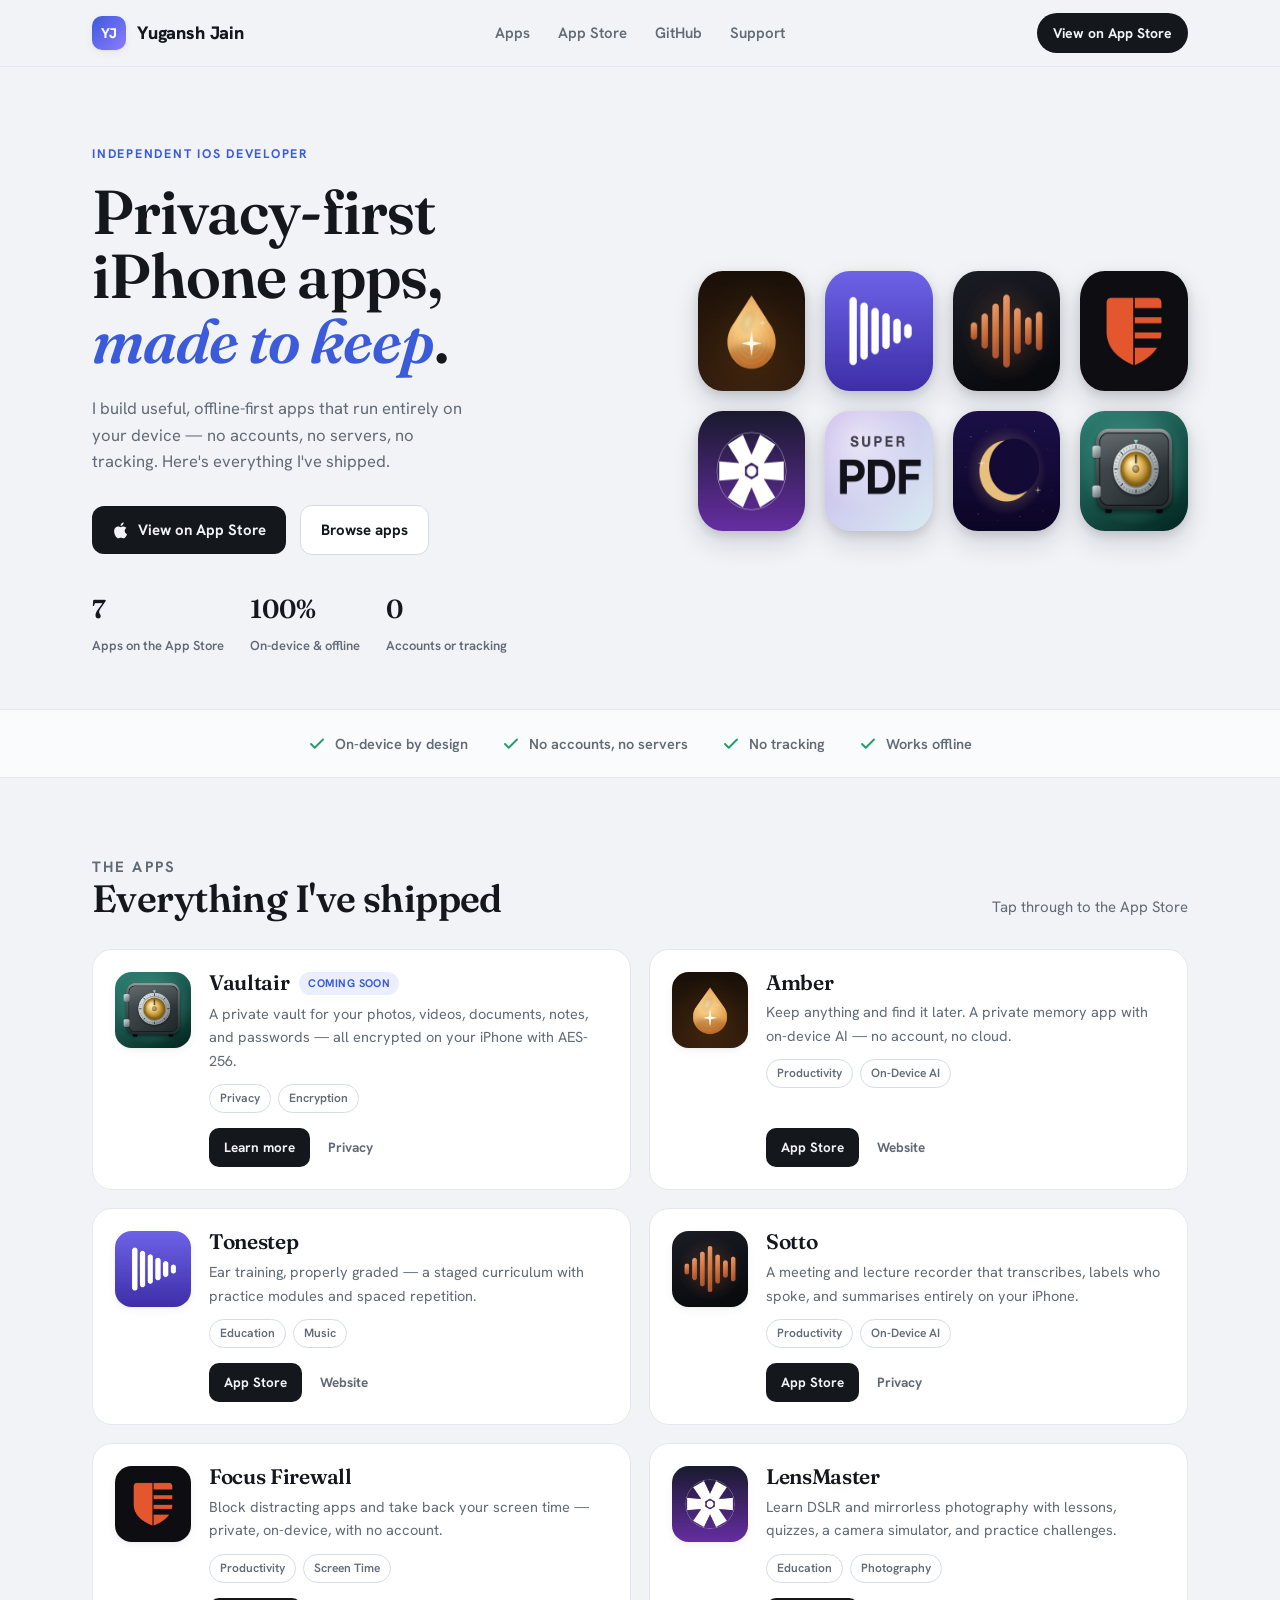
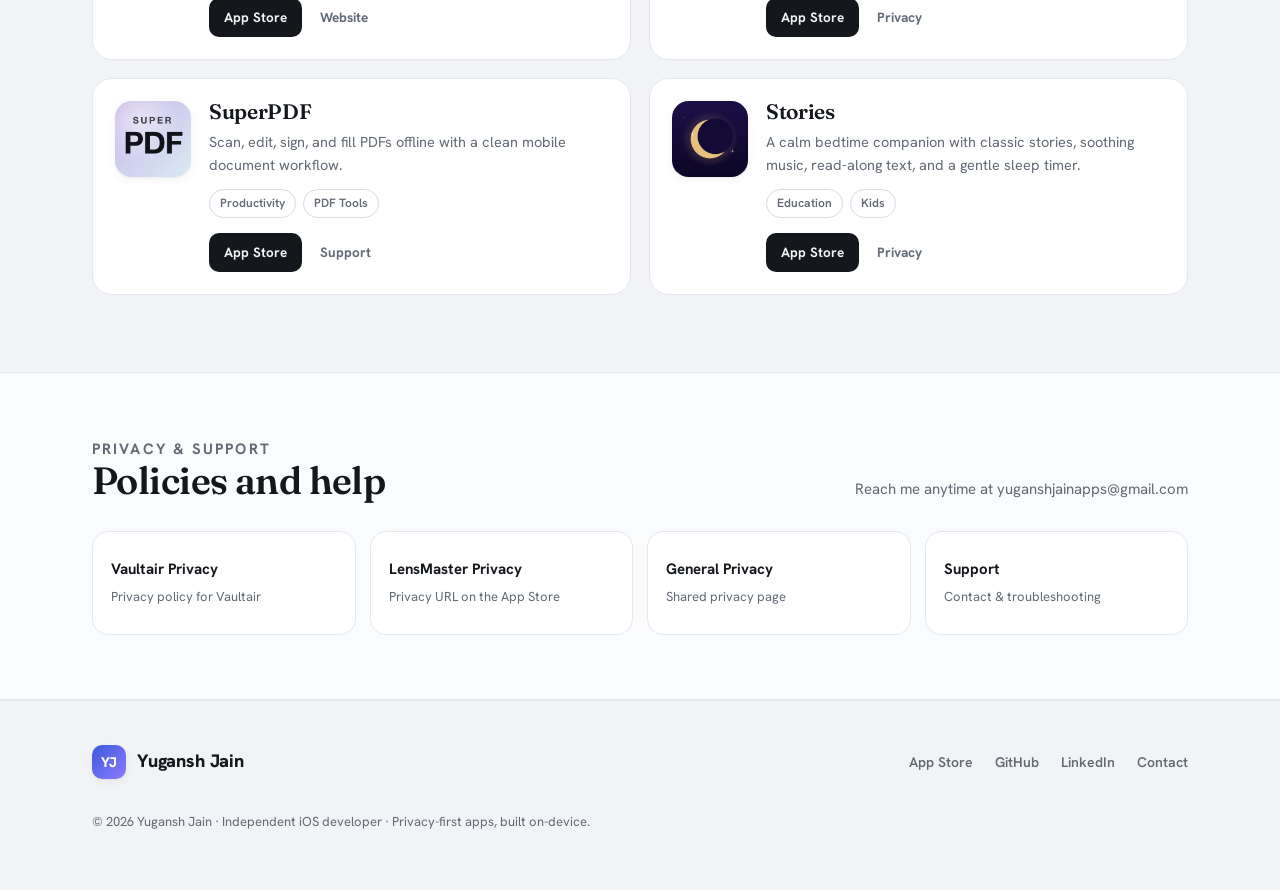
<file: index.html>
<!doctype html>
<html lang="en">
<head>
  <meta charset="utf-8">
  <meta name="viewport" content="width=device-width, initial-scale=1">
  <title>Yugansh Jain — iOS Apps</title>
  <meta name="description" content="Independent iOS developer. A directory of privacy-first iPhone apps by Yugansh Jain — on the App Store, built on-device with no accounts and no tracking.">
  <link rel="canonical" href="https://yuganshjain.github.io/">
  <meta name="theme-color" content="#0B0D10" media="(prefers-color-scheme: dark)">
  <meta name="theme-color" content="#F2F4F7" media="(prefers-color-scheme: light)">
  <meta property="og:type" content="website">
  <meta property="og:title" content="Yugansh Jain — iOS Apps">
  <meta property="og:description" content="Independent iOS developer. Privacy-first iPhone apps, built on-device with no accounts and no tracking.">
  <meta property="og:url" content="https://yuganshjain.github.io/">
  <meta property="og:image" content="https://yuganshjain.github.io/assets/og-portfolio.png">
  <meta property="og:image:width" content="1200">
  <meta property="og:image:height" content="630">
  <meta name="twitter:card" content="summary_large_image">
  <link rel="icon" href="/assets/icons/vaultair.png" sizes="any" type="image/png">
  <link rel="apple-touch-icon" href="/assets/icons/vaultair.png">
  <link rel="preconnect" href="https://fonts.googleapis.com">
  <link rel="preconnect" href="https://fonts.gstatic.com" crossorigin>
  <link rel="stylesheet" href="https://fonts.googleapis.com/css2?family=Fraunces:opsz,wght@9..144,500;9..144,600&family=Hanken+Grotesk:wght@400;500;600;700;800&display=swap">
  <script type="application/ld+json">
  {
    "@context": "https://schema.org",
    "@type": "Person",
    "name": "Yugansh Jain",
    "url": "https://yuganshjain.github.io/",
    "jobTitle": "Independent iOS Developer",
    "sameAs": [
      "https://apps.apple.com/us/developer/yugansh-jain/id1896114042",
      "https://github.com/yuganshjain",
      "https://www.linkedin.com/in/yugansh-jain-1806b0165/"
    ]
  }
  </script>
  <style>
    /* Layout: calm cool-neutral chrome; the real app icons carry the color */
    :root {
      color-scheme: light;
      --bg: #F1F3F6;
      --card: #FFFFFF;
      --card-2: #FAFBFC;
      --ink: #14171C;
      --muted: #616A75;
      --line: #E4E8EE;
      --line-2: #D6Dce4;
      --accent: #3B5BDB;
      --accent-soft: rgba(59, 91, 219, 0.10);
      --ok: #1F9D6B;
      --display: "Fraunces", Georgia, "Times New Roman", serif;
      --sans: "Hanken Grotesk", -apple-system, BlinkMacSystemFont, "Segoe UI", Roboto, sans-serif;
      --maxw: 1140px;
      --ease: cubic-bezier(.16,1,.3,1);
      --sh-sm: 0 1px 2px rgba(16,24,40,.04), 0 3px 10px rgba(16,24,40,.05);
      --sh-md: 0 2px 6px rgba(16,24,40,.06), 0 14px 34px rgba(16,24,40,.09);
      --sh-icon: 0 4px 10px rgba(16,24,40,.12), 0 12px 28px rgba(16,24,40,.14);
    }
    @media (prefers-color-scheme: dark) {
      :root:not([data-theme="light"]) {
        color-scheme: dark;
        --bg: #0B0D10;
        --card: #14171C;
        --card-2: #101318;
        --ink: #EEF1F4;
        --muted: #949CA6;
        --line: #222830;
        --line-2: #2C333C;
        --accent: #8098FF;
        --accent-soft: rgba(128, 152, 255, 0.14);
        --ok: #43D39E;
        --sh-sm: 0 1px 2px rgba(0,0,0,.4);
        --sh-md: 0 2px 8px rgba(0,0,0,.4), 0 16px 36px rgba(0,0,0,.5);
        --sh-icon: 0 6px 16px rgba(0,0,0,.5);
      }
    }
    :root[data-theme="dark"] {
      color-scheme: dark;
      --bg: #0B0D10; --card: #14171C; --card-2: #101318; --ink: #EEF1F4;
      --muted: #949CA6; --line: #222830; --line-2: #2C333C;
      --accent: #8098FF; --accent-soft: rgba(128,152,255,.14); --ok: #43D39E;
      --sh-sm: 0 1px 2px rgba(0,0,0,.4);
      --sh-md: 0 2px 8px rgba(0,0,0,.4), 0 16px 36px rgba(0,0,0,.5);
      --sh-icon: 0 6px 16px rgba(0,0,0,.5);
    }

    * { box-sizing: border-box; }
    html { scroll-behavior: smooth; -webkit-text-size-adjust: 100%; }
    body {
      margin: 0; background: var(--bg); color: var(--ink);
      font-family: var(--sans); font-size: 17px; line-height: 1.6;
      -webkit-font-smoothing: antialiased; overflow-x: hidden;
    }
    h1,h2,h3 { font-family: var(--display); font-weight: 600; line-height: 1.04; margin: 0; letter-spacing: -.015em; text-wrap: balance; }
    a { color: var(--accent); text-decoration: none; }
    img { max-width: 100%; display: block; }
    .wrap { max-width: var(--maxw); margin-inline: auto; padding-inline: max(22px, env(safe-area-inset-left,0px)); }
    .eyebrow { font-size: 12.5px; font-weight: 700; letter-spacing: .14em; text-transform: uppercase; color: var(--accent); margin: 0 0 16px; }

    /* Nav */
    header.nav { position: sticky; top: 0; z-index: 60; background: color-mix(in srgb, var(--bg) 84%, transparent); backdrop-filter: saturate(160%) blur(14px); border-bottom: 1px solid var(--line); }
    .nav-in { display: flex; align-items: center; justify-content: space-between; height: 66px; }
    .brand { display: flex; align-items: center; gap: 11px; font-weight: 800; font-size: 18px; color: var(--ink); letter-spacing: -.01em; }
    .brand .yj { width: 34px; height: 34px; border-radius: 10px; display: grid; place-items: center; background: linear-gradient(135deg, var(--accent), #8e7bff); color: #fff; font-weight: 800; font-size: 14px; box-shadow: var(--sh-sm); }
    .nav-links { display: flex; gap: 28px; font-size: 15px; font-weight: 600; }
    .nav-links a { color: var(--muted); }
    .nav-links a:hover { color: var(--ink); }
    .nav-cta { display: inline-flex; align-items: center; gap: 7px; background: var(--ink); color: var(--bg); padding: 9px 16px; border-radius: 999px; font-weight: 700; font-size: 14px; transition: transform .2s var(--ease), opacity .2s; }
    .nav-cta:hover { transform: translateY(-1px); opacity: .9; }
    @media (max-width: 780px){ .nav-links{ display:none; } }

    /* Hero */
    .hero { padding-block: clamp(44px,6vw,80px) clamp(36px,4vw,56px); }
    .hero-grid { display: grid; grid-template-columns: 1.05fr .95fr; gap: clamp(32px,5vw,64px); align-items: center; }
    .hero h1 { font-size: clamp(38px,5.6vw,62px); font-weight: 600; }
    .hero h1 em { font-style: italic; color: var(--accent); }
    .hero .lede { color: var(--muted); font-size: clamp(16px,1.3vw,19px); margin: 22px 0 0; max-width: 42ch; }
    .cta-row { display: flex; gap: 14px; flex-wrap: wrap; margin-top: 30px; align-items: center; }
    .btn { display: inline-flex; align-items: center; gap: 9px; border-radius: 12px; padding: 12px 20px; font-weight: 700; font-size: 15px; transition: transform .2s var(--ease), box-shadow .2s, background .2s; }
    .btn-dark { background: var(--ink); color: var(--bg); }
    .btn-dark:hover { transform: translateY(-2px); box-shadow: var(--sh-md); }
    .btn-soft { background: var(--card); color: var(--ink); border: 1px solid var(--line-2); }
    .btn-soft:hover { transform: translateY(-2px); border-color: var(--accent); }
    .stats { display: flex; gap: 26px; flex-wrap: wrap; margin-top: 34px; }
    .stat strong { display: block; font-family: var(--display); font-size: 26px; font-weight: 600; font-variant-numeric: tabular-nums; }
    .stat span { color: var(--muted); font-size: 13px; font-weight: 600; }

    /* Hero icon cluster */
    .cluster { display: grid; grid-template-columns: repeat(4, 1fr); gap: clamp(12px,1.6vw,20px); }
    .cluster img { width: 100%; aspect-ratio: 1; border-radius: 23%; box-shadow: var(--sh-icon); background: var(--card); }
    .cluster a { display: block; transition: transform .28s var(--ease); }
    .cluster a:hover { transform: translateY(-5px) scale(1.03); }
    .cluster a:nth-child(2){ animation: bob 7s var(--ease) infinite; }
    .cluster a:nth-child(5){ animation: bob 7s var(--ease) infinite .9s; }
    .cluster a:nth-child(8){ animation: bob 7s var(--ease) infinite 1.8s; }
    @keyframes bob { 0%,100%{ transform: translateY(0); } 50%{ transform: translateY(-7px); } }
    @media (prefers-reduced-motion: reduce){ .cluster a{ animation: none !important; } }
    @media (max-width: 880px){
      .hero-grid { grid-template-columns: 1fr; gap: 44px; }
      .cluster { grid-template-columns: repeat(4, 1fr); max-width: 440px; }
    }

    /* Trust strip */
    .trust { border-block: 1px solid var(--line); background: var(--card-2); }
    .trust-in { display: flex; flex-wrap: wrap; justify-content: center; gap: 14px 34px; padding-block: 22px; }
    .trust-item { display: inline-flex; align-items: center; gap: 9px; font-size: 14.5px; font-weight: 600; color: var(--muted); }
    .trust-item svg { width: 18px; height: 18px; color: var(--ok); }

    /* Apps */
    section { padding-block: clamp(52px,6vw,84px); }
    .sec-head { display: flex; align-items: end; justify-content: space-between; gap: 18px; margin-bottom: 30px; }
    .sec-head h2 { font-size: clamp(26px,3.4vw,38px); }
    .sec-head p { color: var(--muted); font-size: 15px; margin: 0; }
    .apps { display: grid; grid-template-columns: repeat(2, 1fr); gap: 18px; }
    .app { display: flex; gap: 18px; background: var(--card); border: 1px solid var(--line); border-radius: 20px; padding: 22px; transition: transform .25s var(--ease), border-color .25s, box-shadow .25s; }
    .app:hover { transform: translateY(-3px); border-color: var(--line-2); box-shadow: var(--sh-md); }
    .app-icon { width: 76px; height: 76px; border-radius: 22%; flex: none; box-shadow: var(--sh-sm); background: var(--card-2); }
    .app-body { min-width: 0; display: flex; flex-direction: column; }
    .app-top { display: flex; align-items: center; gap: 10px; flex-wrap: wrap; }
    .app h3 { font-size: 21px; }
    .badge { font-size: 11px; font-weight: 700; letter-spacing: .04em; text-transform: uppercase; padding: 3px 9px; border-radius: 999px; background: var(--accent-soft); color: var(--accent); }
    .app p { color: var(--muted); font-size: 14.5px; margin: 7px 0 12px; }
    .chips { display: flex; flex-wrap: wrap; gap: 7px; margin-bottom: 15px; }
    .chip { font-size: 12px; font-weight: 600; color: var(--muted); border: 1px solid var(--line-2); border-radius: 999px; padding: 4px 10px; }
    .app-actions { display: flex; gap: 8px; align-items: center; margin-top: auto; }
    .link-app { display: inline-flex; align-items: center; gap: 7px; background: var(--ink); color: var(--bg); padding: 9px 15px; border-radius: 10px; font-weight: 700; font-size: 13.5px; transition: transform .2s var(--ease), opacity .2s; }
    .link-app:hover { transform: translateY(-1px); opacity: .9; }
    .link-2 { color: var(--muted); font-weight: 700; font-size: 13.5px; padding: 9px 10px; }
    .link-2:hover { color: var(--ink); }
    @media (max-width: 720px){ .apps { grid-template-columns: 1fr; } .sec-head{ display:block; } .sec-head p{ margin-top:8px; } }
    @media (max-width: 420px){ .app { flex-direction: column; gap: 14px; } .app-icon{ width: 66px; height: 66px; } }

    /* Resources */
    .res { background: var(--card-2); border-block: 1px solid var(--line); }
    .res-grid { display: grid; grid-template-columns: repeat(4, 1fr); gap: 14px; }
    .res-grid a { display: flex; flex-direction: column; gap: 6px; justify-content: center; min-height: 104px; background: var(--card); border: 1px solid var(--line); border-radius: 16px; padding: 18px; transition: transform .2s var(--ease), border-color .2s; }
    .res-grid a:hover { transform: translateY(-2px); border-color: var(--accent); }
    .res-grid strong { font-size: 15px; color: var(--ink); }
    .res-grid span { color: var(--muted); font-size: 13px; }
    @media (max-width: 820px){ .res-grid { grid-template-columns: 1fr 1fr; } }
    @media (max-width: 440px){ .res-grid { grid-template-columns: 1fr; } }

    /* Footer */
    footer { padding-block: 44px; border-top: 1px solid var(--line); }
    .foot { display: flex; justify-content: space-between; align-items: center; gap: 20px; flex-wrap: wrap; }
    .foot-links { display: flex; gap: 22px; font-size: 14px; font-weight: 600; }
    .foot-links a { color: var(--muted); }
    .foot-links a:hover { color: var(--ink); }
    .foot-copy { color: var(--muted); font-size: 13px; width: 100%; }
    :focus-visible { outline: 2px solid var(--accent); outline-offset: 3px; border-radius: 6px; }
  </style>
</head>
<body>
  <header class="nav">
    <div class="wrap nav-in">
      <a class="brand" href="/"><span class="yj">YJ</span> Yugansh Jain</a>
      <nav class="nav-links" aria-label="Primary">
        <a href="#apps">Apps</a>
        <a href="https://apps.apple.com/us/developer/yugansh-jain/id1896114042">App Store</a>
        <a href="https://github.com/yuganshjain">GitHub</a>
        <a href="#support">Support</a>
      </nav>
      <a class="nav-cta" href="https://apps.apple.com/us/developer/yugansh-jain/id1896114042">View on App Store</a>
    </div>
  </header>

  <main>
    <section class="hero">
      <div class="wrap hero-grid">
        <div>
          <p class="eyebrow">Independent iOS Developer</p>
          <h1>Privacy-first iPhone apps, <em>made to keep</em>.</h1>
          <p class="lede">I build useful, offline-first apps that run entirely on your device — no accounts, no servers, no tracking. Here's everything I've shipped.</p>
          <div class="cta-row">
            <a class="btn btn-dark" href="https://apps.apple.com/us/developer/yugansh-jain/id1896114042">
              <svg width="17" height="17" viewBox="0 0 384 512" fill="currentColor" aria-hidden="true"><path d="M318.7 268c-.2-37 16.6-64.9 50.6-85.4-19-27.2-47.7-42.2-85.6-45.1-35.9-2.8-75.1 21-89.5 21-15.2 0-49.9-20-77.2-20C63.4 139.1 0 184.5 0 276.7c0 27.2 5 55.3 14.9 84.3 13.3 38.1 61.3 131.6 111.3 130.1 26.2-.6 44.7-18.6 78.8-18.6 33.1 0 50.2 18.6 77.2 18.6 50.5-.7 93.9-85.7 106.6-123.9-67.9-32-69.1-93.6-69-99.2zM262.5 85.1c26.8-31.8 24.4-60.8 23.6-71.1-23.7 1.4-51.1 16.2-66.7 34.4-17.2 19.5-27.3 43.6-25.1 70.5 25.6 2 48.9-11.1 68.2-33.8z"/></svg>
              View on App Store
            </a>
            <a class="btn btn-soft" href="#apps">Browse apps</a>
          </div>
          <div class="stats">
            <div class="stat"><strong>7</strong><span>Apps on the App Store</span></div>
            <div class="stat"><strong>100%</strong><span>On-device &amp; offline</span></div>
            <div class="stat"><strong>0</strong><span>Accounts or tracking</span></div>
          </div>
        </div>
        <div class="cluster" aria-label="App icons">
          <a href="https://apps.apple.com/us/app/amber-private-memory/id6823848694"><img src="/assets/icons/amber.png" width="120" height="120" alt="Amber app icon" loading="eager"></a>
          <a href="https://apps.apple.com/us/app/tonestep/id6808862412"><img src="/assets/icons/tonestep.png" width="120" height="120" alt="Tonestep app icon"></a>
          <a href="https://apps.apple.com/us/app/sotto-meeting-recorder/id6808910247"><img src="/assets/icons/sotto.png" width="120" height="120" alt="Sotto app icon"></a>
          <a href="https://apps.apple.com/us/app/focus-firewall-app-blocker/id6808893199"><img src="/assets/icons/focusfirewall.png" width="120" height="120" alt="Focus Firewall app icon"></a>
          <a href="https://apps.apple.com/us/app/lensmaster-learn-photography/id6765881439"><img src="/assets/icons/lensmaster.png" width="120" height="120" alt="LensMaster app icon"></a>
          <a href="https://apps.apple.com/us/app/superpdf-scan-edit-fill/id6768070289"><img src="/assets/icons/superpdf.png" width="120" height="120" alt="SuperPDF app icon"></a>
          <a href="https://apps.apple.com/us/app/stories-bedtime-adventures/id6765967899"><img src="/assets/icons/stories.png" width="120" height="120" alt="Stories app icon"></a>
          <a href="https://vaultair.vercel.app"><img src="/assets/icons/vaultair.png" width="120" height="120" alt="Vaultair app icon"></a>
        </div>
      </div>
    </section>

    <div class="trust">
      <div class="wrap trust-in">
        <span class="trust-item"><svg viewBox="0 0 24 24" fill="none" stroke="currentColor" stroke-width="2.5" stroke-linecap="round" stroke-linejoin="round"><polyline points="20 6 9 17 4 12"/></svg> On-device by design</span>
        <span class="trust-item"><svg viewBox="0 0 24 24" fill="none" stroke="currentColor" stroke-width="2.5" stroke-linecap="round" stroke-linejoin="round"><polyline points="20 6 9 17 4 12"/></svg> No accounts, no servers</span>
        <span class="trust-item"><svg viewBox="0 0 24 24" fill="none" stroke="currentColor" stroke-width="2.5" stroke-linecap="round" stroke-linejoin="round"><polyline points="20 6 9 17 4 12"/></svg> No tracking</span>
        <span class="trust-item"><svg viewBox="0 0 24 24" fill="none" stroke="currentColor" stroke-width="2.5" stroke-linecap="round" stroke-linejoin="round"><polyline points="20 6 9 17 4 12"/></svg> Works offline</span>
      </div>
    </div>

    <section id="apps">
      <div class="wrap">
        <div class="sec-head">
          <div>
            <p class="eyebrow">The apps</p>
            <h2>Everything I've shipped</h2>
          </div>
          <p>Tap through to the App Store</p>
        </div>
        <div class="apps">

          <article class="app">
            <img class="app-icon" src="/assets/icons/vaultair.png" width="76" height="76" alt="Vaultair app icon">
            <div class="app-body">
              <div class="app-top"><h3>Vaultair</h3><span class="badge">Coming soon</span></div>
              <p>A private vault for your photos, videos, documents, notes, and passwords — all encrypted on your iPhone with AES-256.</p>
              <div class="chips"><span class="chip">Privacy</span><span class="chip">Encryption</span></div>
              <div class="app-actions"><a class="link-app" href="https://vaultair.vercel.app">Learn more</a><a class="link-2" href="/vaultair-pages/privacy.html">Privacy</a></div>
            </div>
          </article>

          <article class="app">
            <img class="app-icon" src="/assets/icons/amber.png" width="76" height="76" alt="Amber app icon">
            <div class="app-body">
              <div class="app-top"><h3>Amber</h3></div>
              <p>Keep anything and find it later. A private memory app with on-device AI — no account, no cloud.</p>
              <div class="chips"><span class="chip">Productivity</span><span class="chip">On-Device AI</span></div>
              <div class="app-actions"><a class="link-app" href="https://apps.apple.com/us/app/amber-private-memory/id6823848694">App Store</a><a class="link-2" href="https://getamber.vercel.app">Website</a></div>
            </div>
          </article>

          <article class="app">
            <img class="app-icon" src="/assets/icons/tonestep.png" width="76" height="76" alt="Tonestep app icon">
            <div class="app-body">
              <div class="app-top"><h3>Tonestep</h3></div>
              <p>Ear training, properly graded — a staged curriculum with practice modules and spaced repetition.</p>
              <div class="chips"><span class="chip">Education</span><span class="chip">Music</span></div>
              <div class="app-actions"><a class="link-app" href="https://apps.apple.com/us/app/tonestep/id6808862412">App Store</a><a class="link-2" href="https://tonestep.vercel.app">Website</a></div>
            </div>
          </article>

          <article class="app">
            <img class="app-icon" src="/assets/icons/sotto.png" width="76" height="76" alt="Sotto app icon">
            <div class="app-body">
              <div class="app-top"><h3>Sotto</h3></div>
              <p>A meeting and lecture recorder that transcribes, labels who spoke, and summarises entirely on your iPhone.</p>
              <div class="chips"><span class="chip">Productivity</span><span class="chip">On-Device AI</span></div>
              <div class="app-actions"><a class="link-app" href="https://apps.apple.com/us/app/sotto-meeting-recorder/id6808910247">App Store</a><a class="link-2" href="/sotto/privacy/">Privacy</a></div>
            </div>
          </article>

          <article class="app">
            <img class="app-icon" src="/assets/icons/focusfirewall.png" width="76" height="76" alt="Focus Firewall app icon">
            <div class="app-body">
              <div class="app-top"><h3>Focus Firewall</h3></div>
              <p>Block distracting apps and take back your screen time — private, on-device, with no account.</p>
              <div class="chips"><span class="chip">Productivity</span><span class="chip">Screen Time</span></div>
              <div class="app-actions"><a class="link-app" href="https://apps.apple.com/us/app/focus-firewall-app-blocker/id6808893199">App Store</a><a class="link-2" href="https://getfocusfirewall.vercel.app">Website</a></div>
            </div>
          </article>

          <article class="app">
            <img class="app-icon" src="/assets/icons/lensmaster.png" width="76" height="76" alt="LensMaster app icon">
            <div class="app-body">
              <div class="app-top"><h3>LensMaster</h3></div>
              <p>Learn DSLR and mirrorless photography with lessons, quizzes, a camera simulator, and practice challenges.</p>
              <div class="chips"><span class="chip">Education</span><span class="chip">Photography</span></div>
              <div class="app-actions"><a class="link-app" href="https://apps.apple.com/us/app/lensmaster-learn-photography/id6765881439">App Store</a><a class="link-2" href="/lensmaster-privacy/">Privacy</a></div>
            </div>
          </article>

          <article class="app">
            <img class="app-icon" src="/assets/icons/superpdf.png" width="76" height="76" alt="SuperPDF app icon">
            <div class="app-body">
              <div class="app-top"><h3>SuperPDF</h3></div>
              <p>Scan, edit, sign, and fill PDFs offline with a clean mobile document workflow.</p>
              <div class="chips"><span class="chip">Productivity</span><span class="chip">PDF Tools</span></div>
              <div class="app-actions"><a class="link-app" href="https://apps.apple.com/us/app/superpdf-scan-edit-fill/id6768070289">App Store</a><a class="link-2" href="/support.html">Support</a></div>
            </div>
          </article>

          <article class="app">
            <img class="app-icon" src="/assets/icons/stories.png" width="76" height="76" alt="Stories app icon">
            <div class="app-body">
              <div class="app-top"><h3>Stories</h3></div>
              <p>A calm bedtime companion with classic stories, soothing music, read-along text, and a gentle sleep timer.</p>
              <div class="chips"><span class="chip">Education</span><span class="chip">Kids</span></div>
              <div class="app-actions"><a class="link-app" href="https://apps.apple.com/us/app/stories-bedtime-adventures/id6765967899">App Store</a><a class="link-2" href="/privacy.html">Privacy</a></div>
            </div>
          </article>

        </div>
      </div>
    </section>

    <div class="res" id="support">
      <div class="wrap" style="padding-block: clamp(44px,5vw,64px)">
        <div class="sec-head">
          <div>
            <p class="eyebrow">Privacy &amp; support</p>
            <h2>Policies and help</h2>
          </div>
          <p>Reach me anytime at yuganshjainapps@gmail.com</p>
        </div>
        <div class="res-grid">
          <a href="/vaultair-pages/privacy.html"><strong>Vaultair Privacy</strong><span>Privacy policy for Vaultair</span></a>
          <a href="/lensmaster-privacy/"><strong>LensMaster Privacy</strong><span>Privacy URL on the App Store</span></a>
          <a href="/privacy.html"><strong>General Privacy</strong><span>Shared privacy page</span></a>
          <a href="/support.html"><strong>Support</strong><span>Contact &amp; troubleshooting</span></a>
        </div>
      </div>
    </div>
  </main>

  <footer>
    <div class="wrap foot">
      <div class="brand"><span class="yj">YJ</span> Yugansh Jain</div>
      <nav class="foot-links" aria-label="Footer">
        <a href="https://apps.apple.com/us/developer/yugansh-jain/id1896114042">App Store</a>
        <a href="https://github.com/yuganshjain">GitHub</a>
        <a href="https://www.linkedin.com/in/yugansh-jain-1806b0165/">LinkedIn</a>
        <a href="mailto:yuganshjainapps@gmail.com">Contact</a>
      </nav>
      <p class="foot-copy">© 2026 Yugansh Jain · Independent iOS developer · Privacy-first apps, built on-device.</p>
    </div>
  </footer>
</body>
</html>
</file>
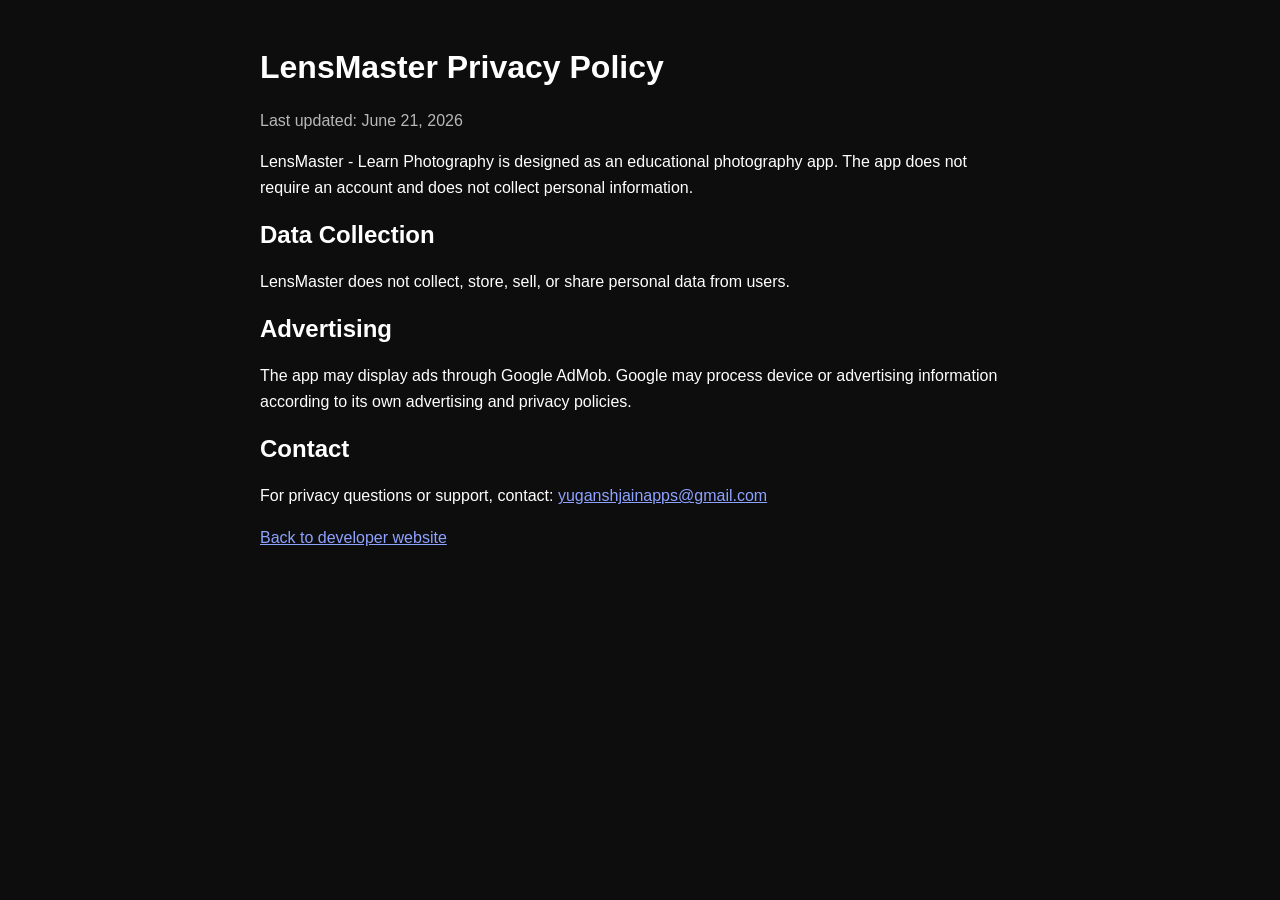
<file: lensmaster-privacy/index.html>
<!doctype html>
<html lang="en">
<head>
  <meta charset="utf-8">
  <meta name="viewport" content="width=device-width, initial-scale=1">
  <title>LensMaster Privacy Policy</title>
  <style>
    body {
      margin: 0;
      font-family: -apple-system, BlinkMacSystemFont, "Segoe UI", sans-serif;
      background: #0d0d0d;
      color: #ffffff;
      line-height: 1.6;
    }
    main {
      width: min(760px, calc(100% - 40px));
      margin: 48px auto;
    }
    a {
      color: #8ea2ff;
    }
    h1, h2 {
      line-height: 1.2;
    }
    .muted {
      color: #b8b8b8;
    }
  </style>
</head>
<body>
  <main>
    <h1>LensMaster Privacy Policy</h1>
    <p class="muted">Last updated: June 21, 2026</p>
    <p>LensMaster - Learn Photography is designed as an educational photography app. The app does not require an account and does not collect personal information.</p>
    <h2>Data Collection</h2>
    <p>LensMaster does not collect, store, sell, or share personal data from users.</p>
    <h2>Advertising</h2>
    <p>The app may display ads through Google AdMob. Google may process device or advertising information according to its own advertising and privacy policies.</p>
    <h2>Contact</h2>
    <p>For privacy questions or support, contact: <a href="mailto:yuganshjainapps@gmail.com">yuganshjainapps@gmail.com</a></p>
    <p><a href="/">Back to developer website</a></p>
  </main>
</body>
</html>
</file>
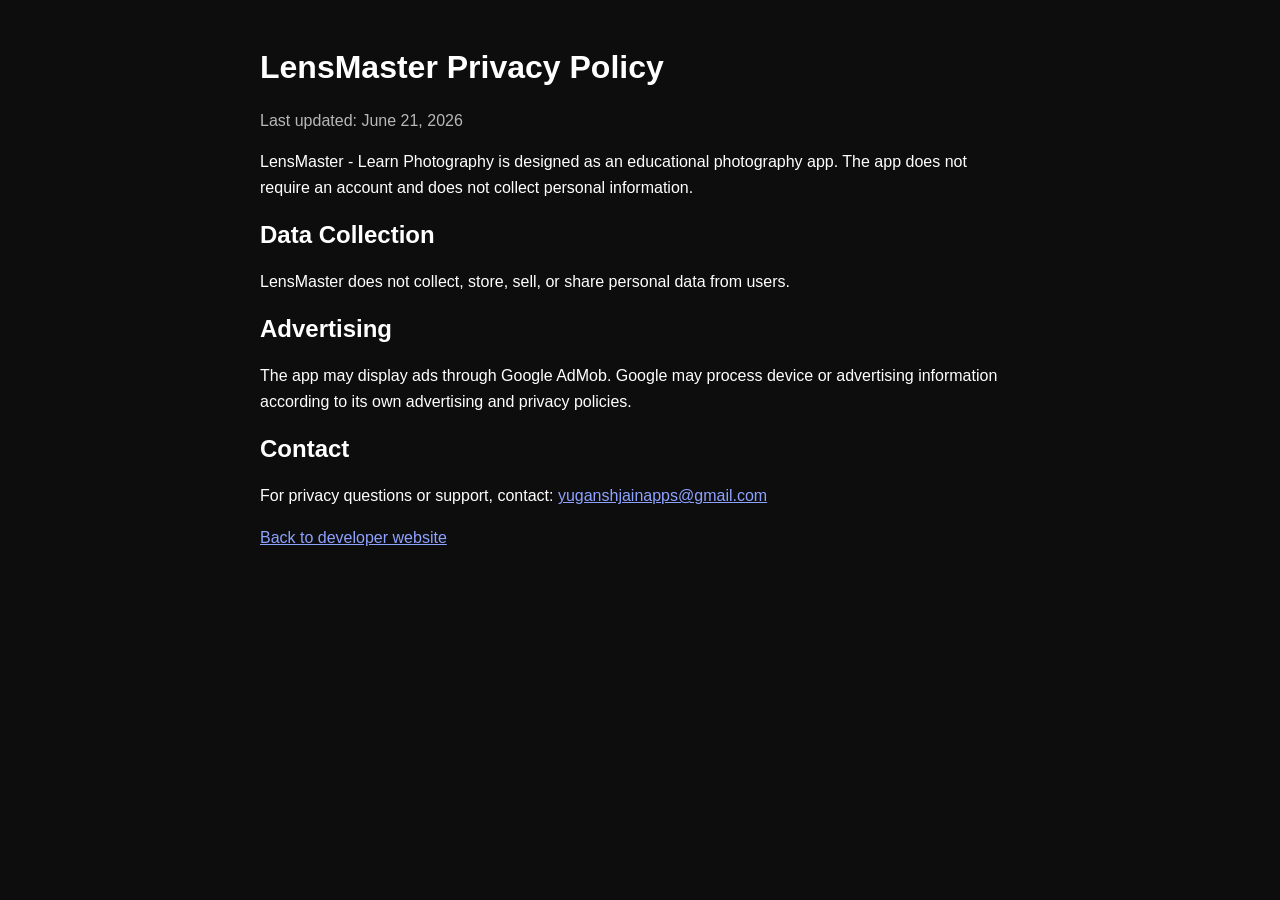
<file: privacy/index.html>
<!doctype html>
<html lang="en">
<head>
  <meta charset="utf-8">
  <meta http-equiv="refresh" content="0; url=/privacy.html">
  <link rel="canonical" href="/privacy.html">
  <title>LensMaster Privacy Policy</title>
</head>
<body>
  <p><a href="/privacy.html">LensMaster Privacy Policy</a></p>
</body>
</html>
</file>
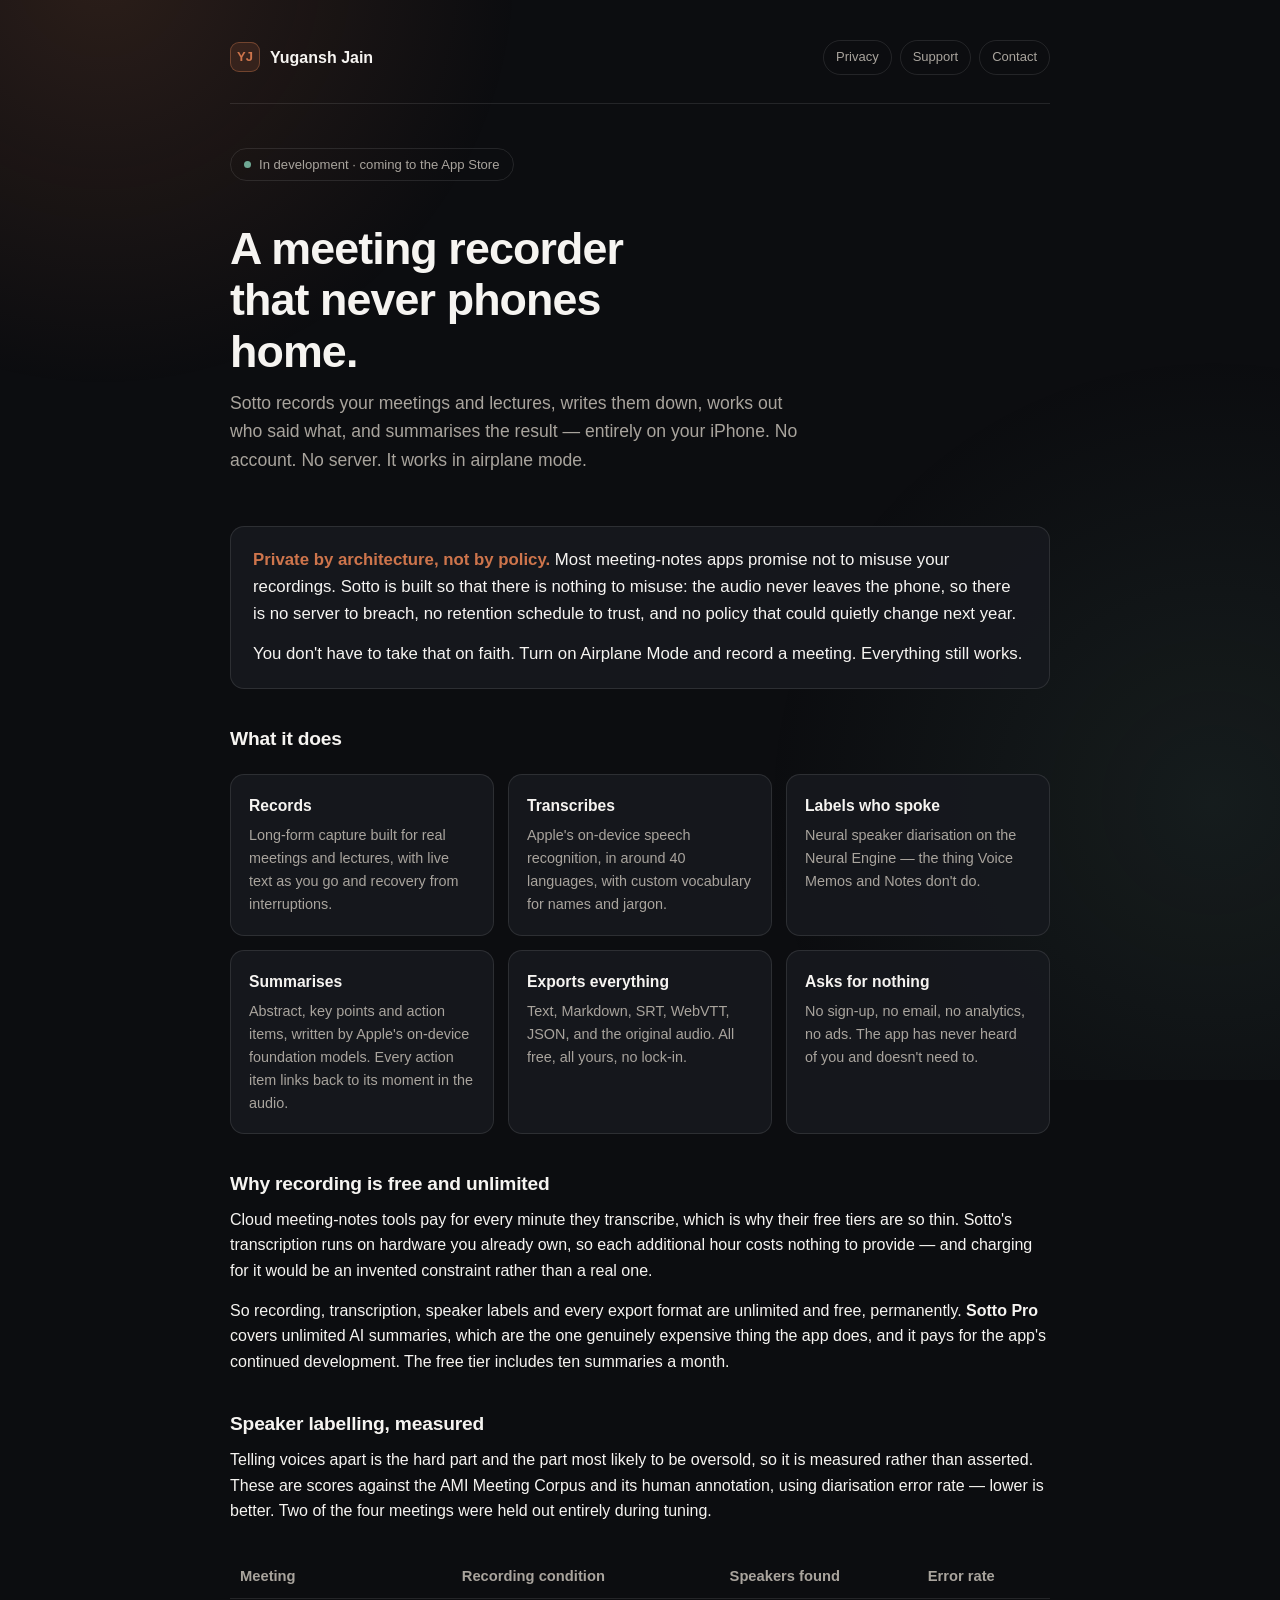
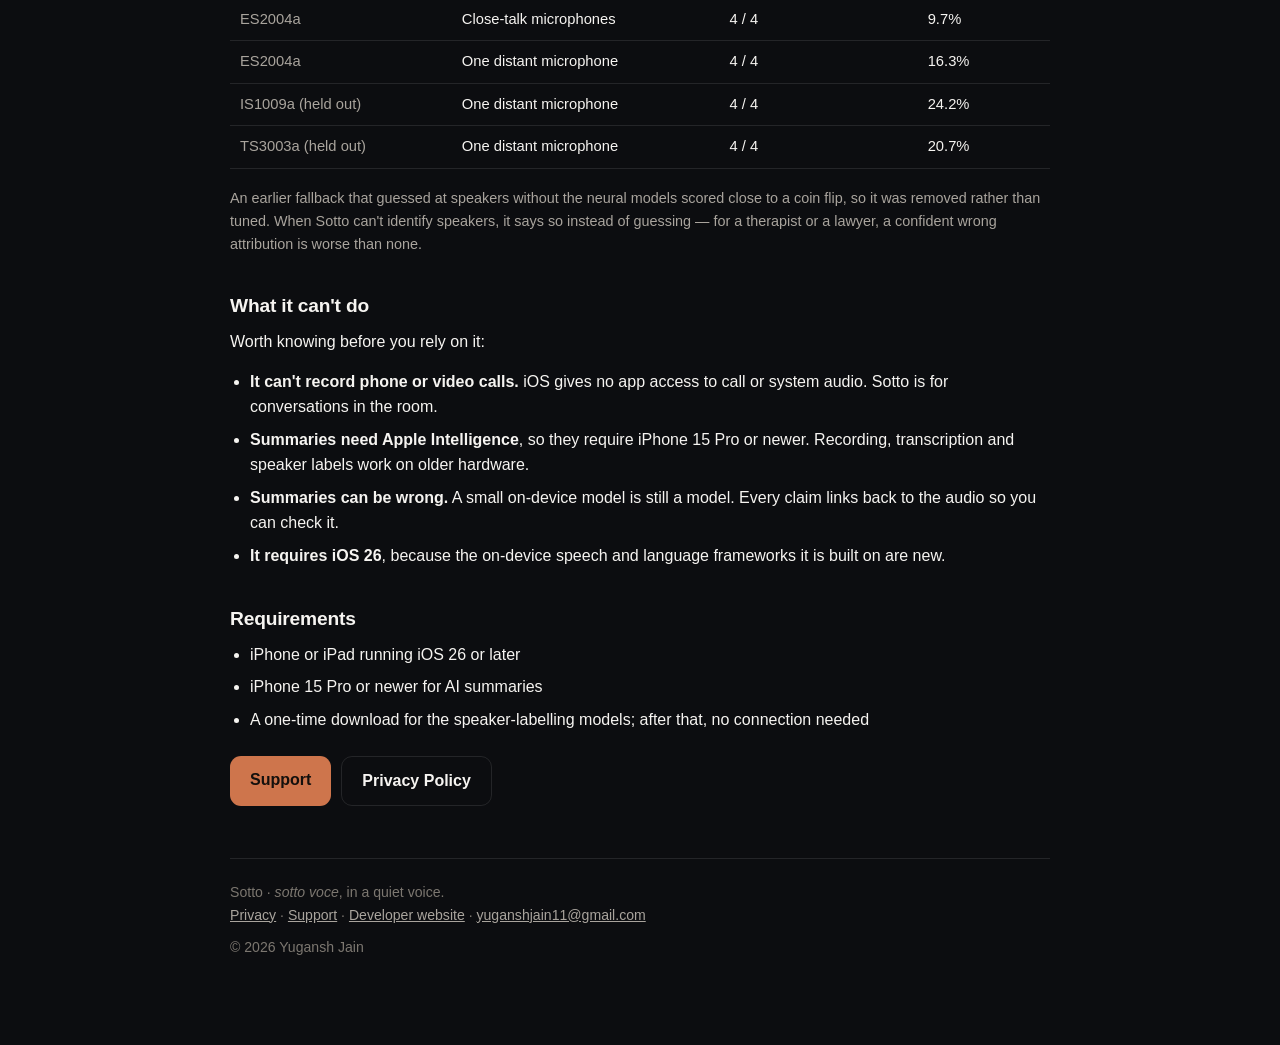
<file: sotto/index.html>
<!doctype html>
<html lang="en">
<head>
  <meta charset="utf-8">
  <meta name="viewport" content="width=device-width, initial-scale=1">
  <title>Sotto — a meeting recorder that never phones home</title>
  <meta name="description" content="Sotto records, transcribes, labels who spoke and summarises your meetings and lectures entirely on your iPhone. No account, no server, works in airplane mode.">
  <meta property="og:title" content="Sotto — a meeting recorder that never phones home">
  <meta property="og:description" content="Records, transcribes, labels who spoke and summarises — entirely on your iPhone.">
  <meta property="og:type" content="website">
  <link rel="stylesheet" href="sotto.css">
  <style>
    .hero { padding: 44px 0 8px; }
    .hero h1 { max-width: 16ch; }
    .claim {
      font-size: 1.05rem;
      border: 1px solid var(--line);
      border-radius: 14px;
      padding: 20px 22px;
      background: var(--panel);
      margin: 30px 0;
    }
    .claim strong { color: var(--accent); }
    .der td:first-child { color: var(--muted); }
    .num { font-variant-numeric: tabular-nums; }
    .status {
      display: inline-flex; align-items: center; gap: 8px;
      font-size: 0.82rem; color: var(--muted);
      border: 1px solid var(--line); border-radius: 999px;
      padding: 5px 13px; margin-bottom: 6px;
    }
    .dot {
      width: 7px; height: 7px; border-radius: 50%;
      background: var(--intelligence);
    }
  </style>
</head>
<body>
  <div class="shell">
    <nav class="nav" aria-label="Primary">
      <a class="brand" href="/">
        <span class="brand-mark">YJ</span>
        <span>Yugansh Jain</span>
      </a>
      <div class="links">
        <a class="pill" href="/sotto/privacy/">Privacy</a>
        <a class="pill" href="/sotto/support/">Support</a>
        <a class="pill" href="mailto:yuganshjain11@gmail.com">Contact</a>
      </div>
    </nav>

    <header class="hero">
      <span class="status"><span class="dot"></span> In development · coming to the App Store</span>
      <h1>A meeting recorder that never phones home.</h1>
      <p class="lede">Sotto records your meetings and lectures, writes them down,
      works out who said what, and summarises the result — entirely on your
      iPhone. No account. No server. It works in airplane mode.</p>
    </header>

    <div class="claim">
      <p><strong>Private by architecture, not by policy.</strong> Most meeting-notes
      apps promise not to misuse your recordings. Sotto is built so that there is
      nothing to misuse: the audio never leaves the phone, so there is no server
      to breach, no retention schedule to trust, and no policy that could quietly
      change next year.</p>
      <p style="margin-bottom:0">You don't have to take that on faith. Turn on
      Airplane Mode and record a meeting. Everything still works.</p>
    </div>

    <h2>What it does</h2>
    <div class="grid">
      <div class="feature">
        <h3>Records</h3>
        <p>Long-form capture built for real meetings and lectures, with live text
        as you go and recovery from interruptions.</p>
      </div>
      <div class="feature">
        <h3>Transcribes</h3>
        <p>Apple's on-device speech recognition, in around 40 languages, with
        custom vocabulary for names and jargon.</p>
      </div>
      <div class="feature">
        <h3>Labels who spoke</h3>
        <p>Neural speaker diarisation on the Neural Engine — the thing Voice Memos
        and Notes don't do.</p>
      </div>
      <div class="feature">
        <h3>Summarises</h3>
        <p>Abstract, key points and action items, written by Apple's on-device
        foundation models. Every action item links back to its moment in the audio.</p>
      </div>
      <div class="feature">
        <h3>Exports everything</h3>
        <p>Text, Markdown, SRT, WebVTT, JSON, and the original audio. All free,
        all yours, no lock-in.</p>
      </div>
      <div class="feature">
        <h3>Asks for nothing</h3>
        <p>No sign-up, no email, no analytics, no ads. The app has never heard of
        you and doesn't need to.</p>
      </div>
    </div>

    <h2>Why recording is free and unlimited</h2>
    <p>Cloud meeting-notes tools pay for every minute they transcribe, which is
    why their free tiers are so thin. Sotto's transcription runs on hardware you
    already own, so each additional hour costs nothing to provide — and charging
    for it would be an invented constraint rather than a real one.</p>
    <p>So recording, transcription, speaker labels and every export format are
    unlimited and free, permanently. <strong>Sotto Pro</strong> covers unlimited
    AI summaries, which are the one genuinely expensive thing the app does, and it
    pays for the app's continued development. The free tier includes ten summaries
    a month.</p>

    <h2>Speaker labelling, measured</h2>
    <p>Telling voices apart is the hard part and the part most likely to be
    oversold, so it is measured rather than asserted. These are scores against the
    AMI Meeting Corpus and its human annotation, using diarisation error rate —
    lower is better. Two of the four meetings were held out entirely during
    tuning.</p>

    <div class="scroll-x">
      <table class="der">
        <thead>
          <tr><th>Meeting</th><th>Recording condition</th><th>Speakers found</th><th>Error rate</th></tr>
        </thead>
        <tbody>
          <tr><td>ES2004a</td><td>Close-talk microphones</td><td class="num">4 / 4</td><td class="num">9.7%</td></tr>
          <tr><td>ES2004a</td><td>One distant microphone</td><td class="num">4 / 4</td><td class="num">16.3%</td></tr>
          <tr><td>IS1009a <span class="muted">(held out)</span></td><td>One distant microphone</td><td class="num">4 / 4</td><td class="num">24.2%</td></tr>
          <tr><td>TS3003a <span class="muted">(held out)</span></td><td>One distant microphone</td><td class="num">4 / 4</td><td class="num">20.7%</td></tr>
        </tbody>
      </table>
    </div>

    <p class="muted" style="font-size:0.9rem">An earlier fallback that guessed at
    speakers without the neural models scored close to a coin flip, so it was
    removed rather than tuned. When Sotto can't identify speakers, it says so
    instead of guessing — for a therapist or a lawyer, a confident wrong
    attribution is worse than none.</p>

    <h2>What it can't do</h2>
    <p>Worth knowing before you rely on it:</p>
    <ul>
      <li><strong>It can't record phone or video calls.</strong> iOS gives no app
      access to call or system audio. Sotto is for conversations in the room.</li>
      <li><strong>Summaries need Apple Intelligence</strong>, so they require
      iPhone 15 Pro or newer. Recording, transcription and speaker labels work on
      older hardware.</li>
      <li><strong>Summaries can be wrong.</strong> A small on-device model is
      still a model. Every claim links back to the audio so you can check it.</li>
      <li><strong>It requires iOS 26</strong>, because the on-device speech and
      language frameworks it is built on are new.</li>
    </ul>

    <h2>Requirements</h2>
    <ul>
      <li>iPhone or iPad running iOS 26 or later</li>
      <li>iPhone 15 Pro or newer for AI summaries</li>
      <li>A one-time download for the speaker-labelling models; after that,
      no connection needed</li>
    </ul>

    <div class="actions">
      <a class="button" href="/sotto/support/">Support</a>
      <a class="button ghost" href="/sotto/privacy/">Privacy Policy</a>
    </div>

    <footer>
      Sotto · <em>sotto voce</em>, in a quiet voice.<br>
      <a href="/sotto/privacy/">Privacy</a> · <a href="/sotto/support/">Support</a> ·
      <a href="/">Developer website</a> ·
      <a href="mailto:yuganshjain11@gmail.com">yuganshjain11@gmail.com</a>
      <p style="margin-top:10px">© 2026 Yugansh Jain</p>
    </footer>
  </div>
</body>
</html>
</file>
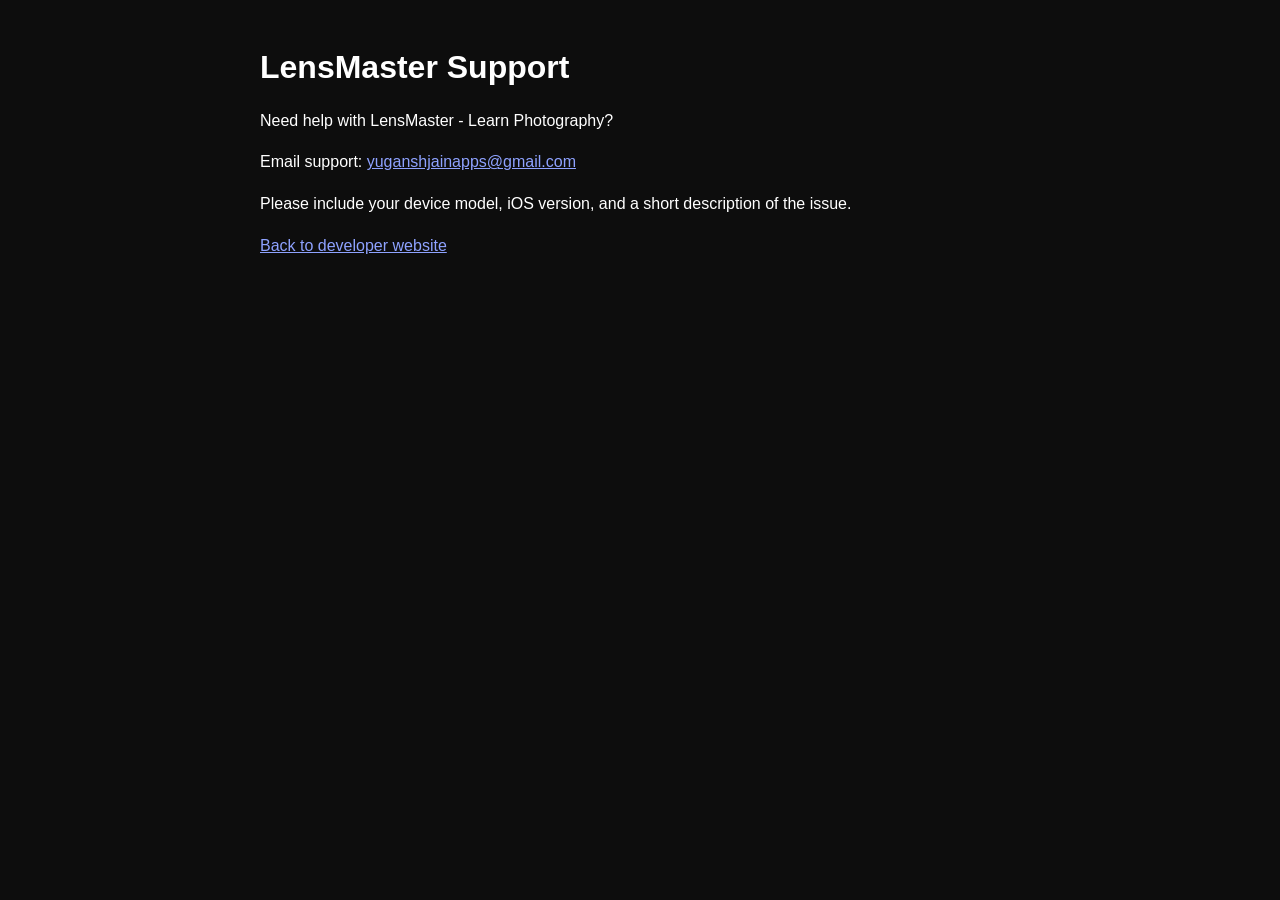
<file: support/index.html>
<!doctype html>
<html lang="en">
<head>
  <meta charset="utf-8">
  <meta http-equiv="refresh" content="0; url=/support.html">
  <link rel="canonical" href="/support.html">
  <title>LensMaster Support</title>
</head>
<body>
  <p><a href="/support.html">LensMaster Support</a></p>
</body>
</html>
</file>
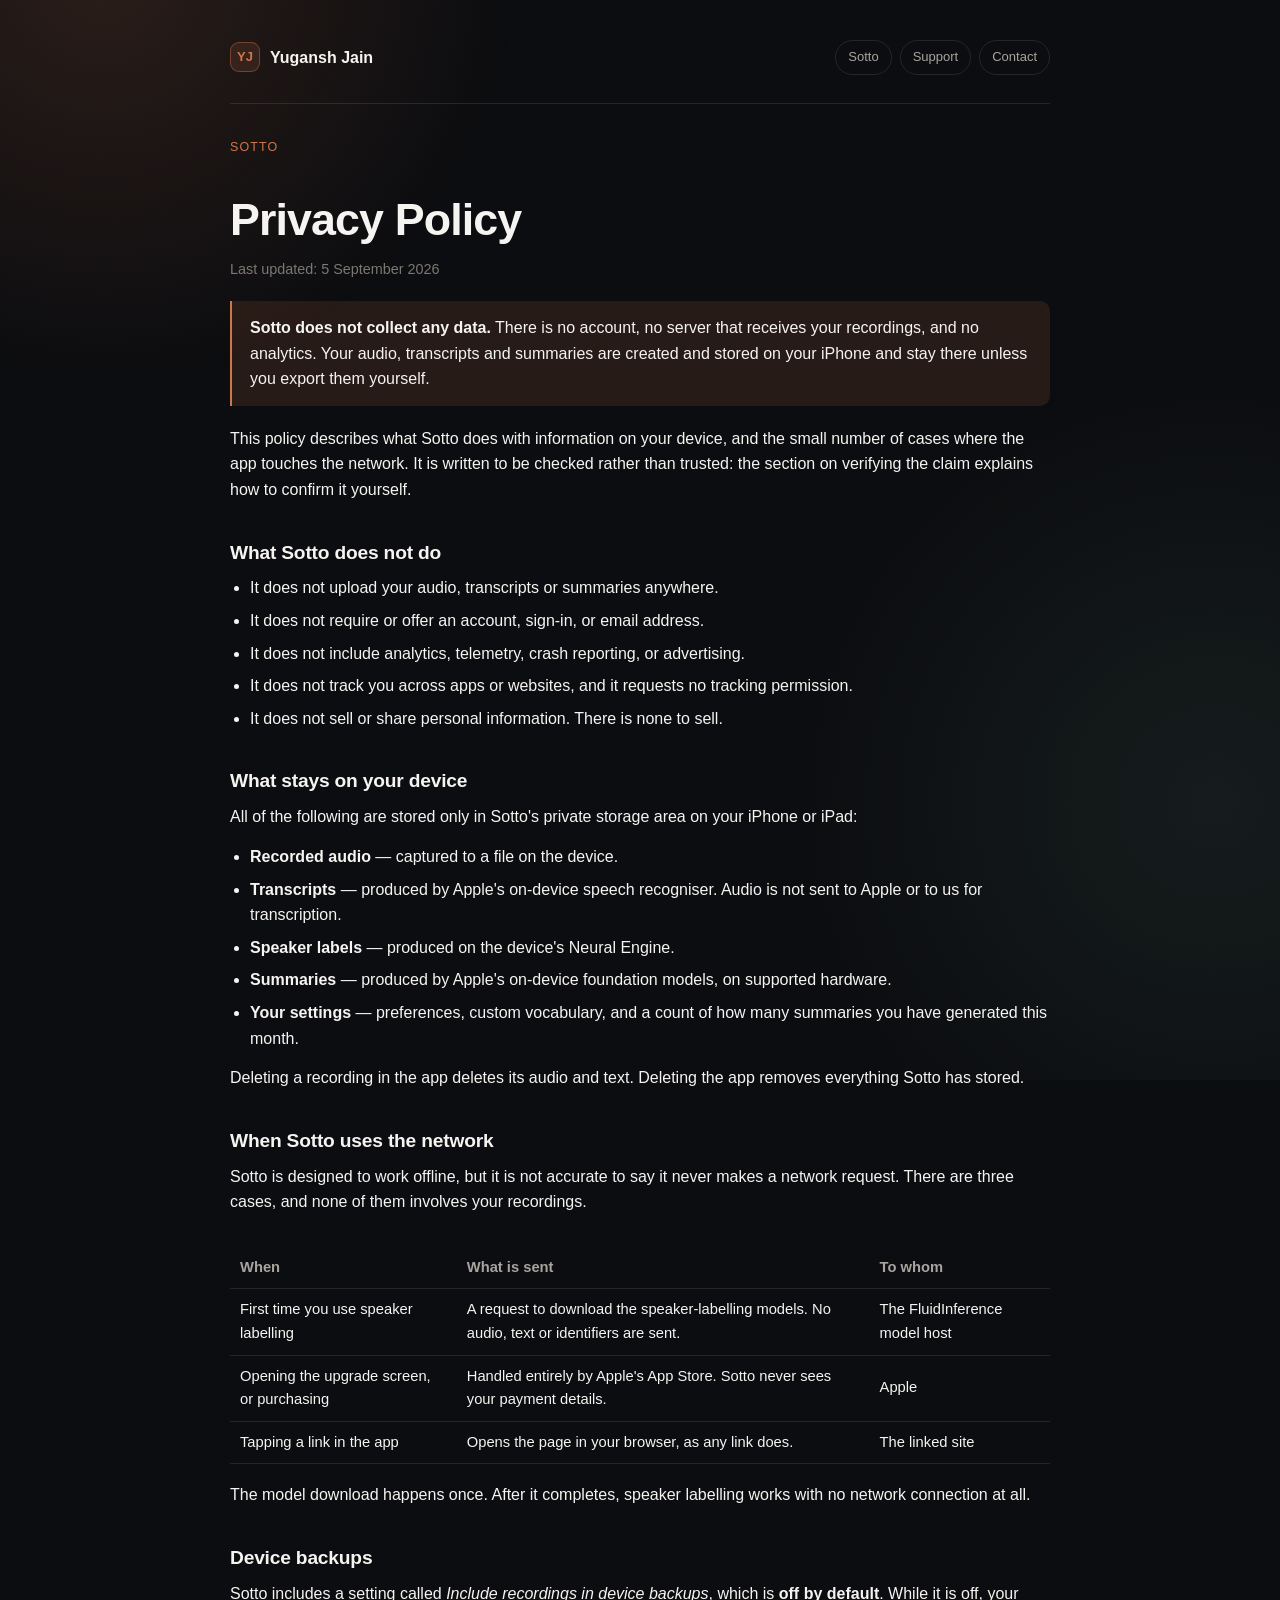
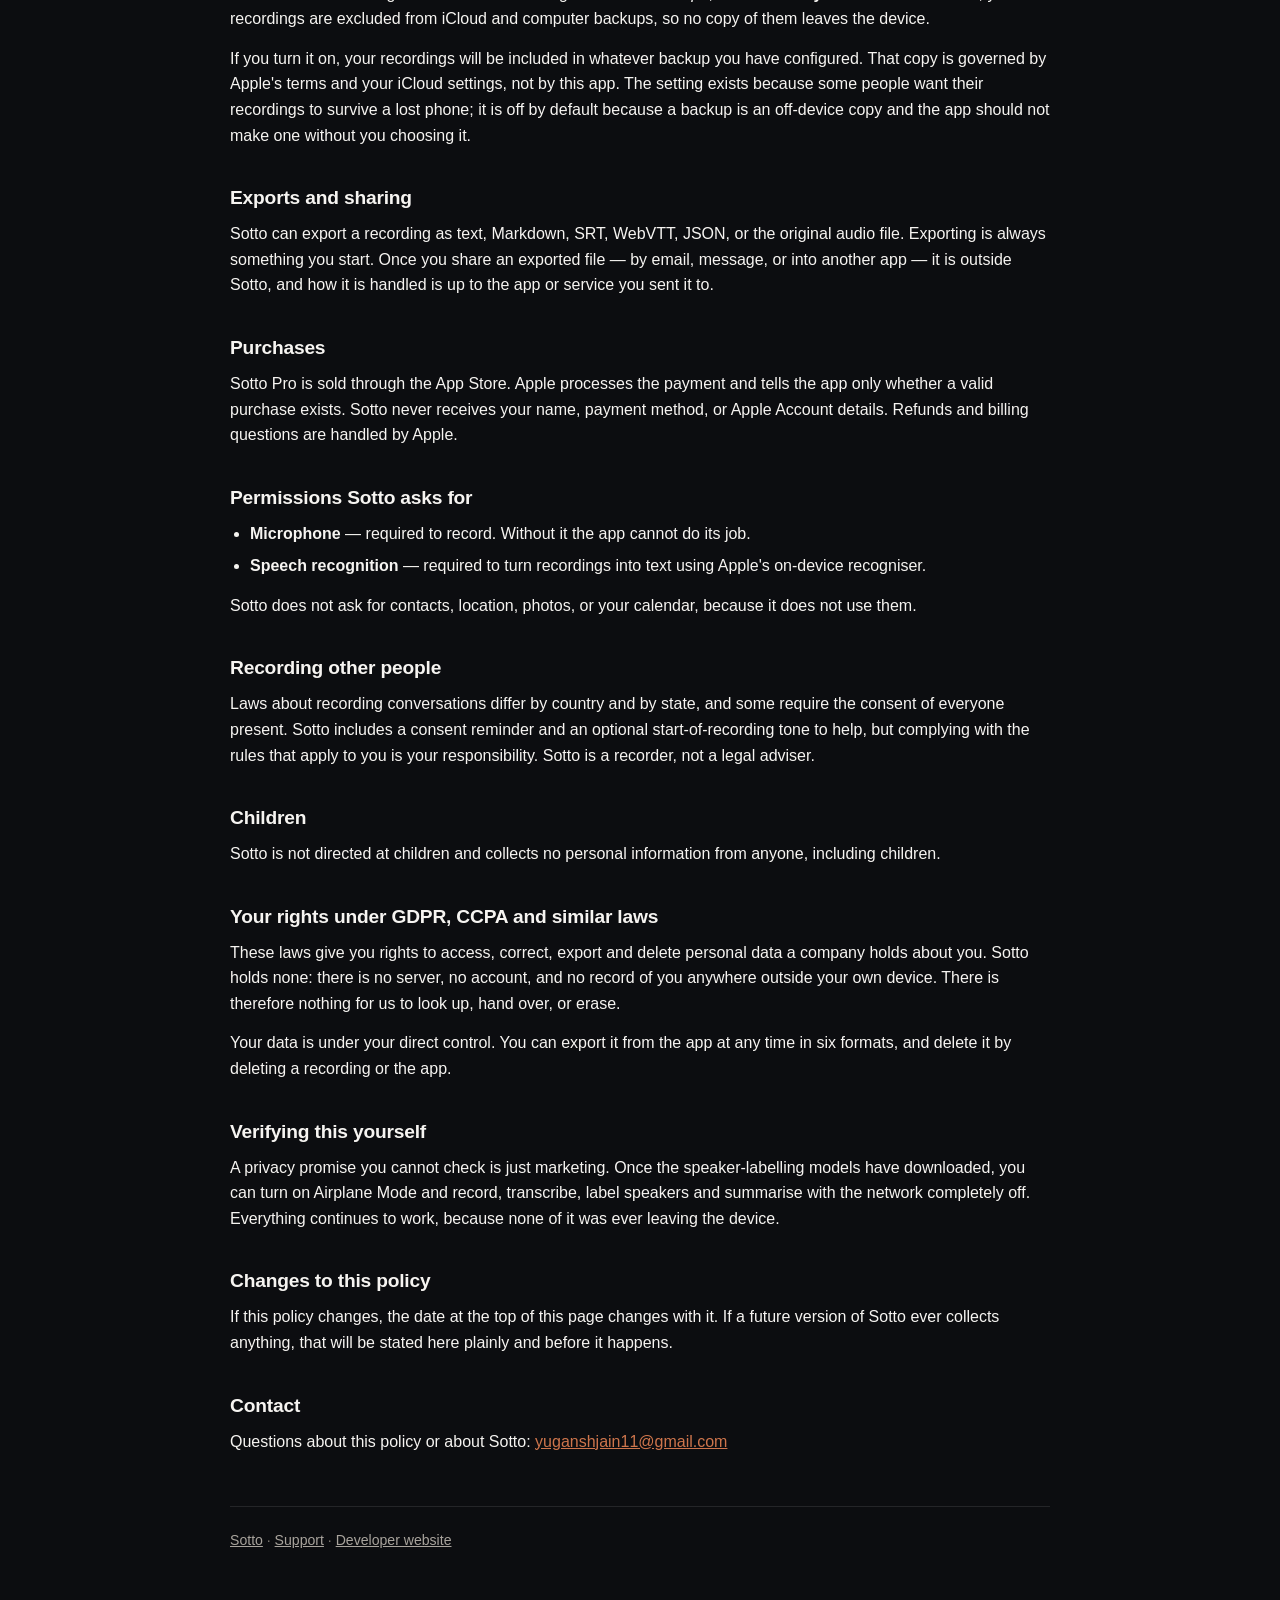
<file: sotto/privacy/index.html>
<!doctype html>
<html lang="en">
<head>
  <meta charset="utf-8">
  <meta name="viewport" content="width=device-width, initial-scale=1">
  <title>Sotto Privacy Policy</title>
  <meta name="description" content="Sotto records, transcribes and summarises entirely on your iPhone. No account, no server, no analytics.">
  <link rel="stylesheet" href="../sotto.css">
</head>
<body>
  <div class="shell">
    <nav class="nav" aria-label="Primary">
      <a class="brand" href="/">
        <span class="brand-mark">YJ</span>
        <span>Yugansh Jain</span>
      </a>
      <div class="links">
        <a class="pill" href="/sotto/">Sotto</a>
        <a class="pill" href="/sotto/support/">Support</a>
        <a class="pill" href="mailto:yuganshjain11@gmail.com">Contact</a>
      </div>
    </nav>

    <p class="eyebrow" style="margin-top:34px">Sotto</p>
    <h1>Privacy Policy</h1>
    <p class="stamp">Last updated: 5 September 2026</p>

    <div class="callout">
      <p><strong>Sotto does not collect any data.</strong> There is no account, no
      server that receives your recordings, and no analytics. Your audio,
      transcripts and summaries are created and stored on your iPhone and stay
      there unless you export them yourself.</p>
    </div>

    <p>This policy describes what Sotto does with information on your device, and
    the small number of cases where the app touches the network. It is written to
    be checked rather than trusted: the section on verifying the claim explains
    how to confirm it yourself.</p>

    <h2>What Sotto does not do</h2>
    <ul>
      <li>It does not upload your audio, transcripts or summaries anywhere.</li>
      <li>It does not require or offer an account, sign-in, or email address.</li>
      <li>It does not include analytics, telemetry, crash reporting, or advertising.</li>
      <li>It does not track you across apps or websites, and it requests no
      tracking permission.</li>
      <li>It does not sell or share personal information. There is none to sell.</li>
    </ul>

    <h2>What stays on your device</h2>
    <p>All of the following are stored only in Sotto's private storage area on
    your iPhone or iPad:</p>
    <ul>
      <li><strong>Recorded audio</strong> — captured to a file on the device.</li>
      <li><strong>Transcripts</strong> — produced by Apple's on-device speech
      recogniser. Audio is not sent to Apple or to us for transcription.</li>
      <li><strong>Speaker labels</strong> — produced on the device's Neural
      Engine.</li>
      <li><strong>Summaries</strong> — produced by Apple's on-device foundation
      models, on supported hardware.</li>
      <li><strong>Your settings</strong> — preferences, custom vocabulary, and a
      count of how many summaries you have generated this month.</li>
    </ul>
    <p>Deleting a recording in the app deletes its audio and text. Deleting the
    app removes everything Sotto has stored.</p>

    <h2>When Sotto uses the network</h2>
    <p>Sotto is designed to work offline, but it is not accurate to say it never
    makes a network request. There are three cases, and none of them involves
    your recordings.</p>

    <div class="scroll-x">
      <table>
        <thead>
          <tr><th>When</th><th>What is sent</th><th>To whom</th></tr>
        </thead>
        <tbody>
          <tr>
            <td>First time you use speaker labelling</td>
            <td>A request to download the speaker-labelling models. No audio, text
            or identifiers are sent.</td>
            <td>The FluidInference model host</td>
          </tr>
          <tr>
            <td>Opening the upgrade screen, or purchasing</td>
            <td>Handled entirely by Apple's App Store. Sotto never sees your
            payment details.</td>
            <td>Apple</td>
          </tr>
          <tr>
            <td>Tapping a link in the app</td>
            <td>Opens the page in your browser, as any link does.</td>
            <td>The linked site</td>
          </tr>
        </tbody>
      </table>
    </div>

    <p>The model download happens once. After it completes, speaker labelling
    works with no network connection at all.</p>

    <h2>Device backups</h2>
    <p>Sotto includes a setting called <em>Include recordings in device
    backups</em>, which is <strong>off by default</strong>. While it is off, your
    recordings are excluded from iCloud and computer backups, so no copy of them
    leaves the device.</p>
    <p>If you turn it on, your recordings will be included in whatever backup you
    have configured. That copy is governed by Apple's terms and your iCloud
    settings, not by this app. The setting exists because some people want their
    recordings to survive a lost phone; it is off by default because a backup is
    an off-device copy and the app should not make one without you choosing it.</p>

    <h2>Exports and sharing</h2>
    <p>Sotto can export a recording as text, Markdown, SRT, WebVTT, JSON, or the
    original audio file. Exporting is always something you start. Once you share
    an exported file — by email, message, or into another app — it is outside
    Sotto, and how it is handled is up to the app or service you sent it to.</p>

    <h2>Purchases</h2>
    <p>Sotto Pro is sold through the App Store. Apple processes the payment and
    tells the app only whether a valid purchase exists. Sotto never receives your
    name, payment method, or Apple Account details. Refunds and billing questions
    are handled by Apple.</p>

    <h2>Permissions Sotto asks for</h2>
    <ul>
      <li><strong>Microphone</strong> — required to record. Without it the app
      cannot do its job.</li>
      <li><strong>Speech recognition</strong> — required to turn recordings into
      text using Apple's on-device recogniser.</li>
    </ul>
    <p>Sotto does not ask for contacts, location, photos, or your calendar,
    because it does not use them.</p>

    <h2>Recording other people</h2>
    <p>Laws about recording conversations differ by country and by state, and some
    require the consent of everyone present. Sotto includes a consent reminder and
    an optional start-of-recording tone to help, but complying with the rules that
    apply to you is your responsibility. Sotto is a recorder, not a legal adviser.</p>

    <h2>Children</h2>
    <p>Sotto is not directed at children and collects no personal information from
    anyone, including children.</p>

    <h2>Your rights under GDPR, CCPA and similar laws</h2>
    <p>These laws give you rights to access, correct, export and delete personal
    data a company holds about you. Sotto holds none: there is no server, no
    account, and no record of you anywhere outside your own device. There is
    therefore nothing for us to look up, hand over, or erase.</p>
    <p>Your data is under your direct control. You can export it from the app at
    any time in six formats, and delete it by deleting a recording or the app.</p>

    <h2>Verifying this yourself</h2>
    <p>A privacy promise you cannot check is just marketing. Once the
    speaker-labelling models have downloaded, you can turn on Airplane Mode and
    record, transcribe, label speakers and summarise with the network completely
    off. Everything continues to work, because none of it was ever leaving the
    device.</p>

    <h2>Changes to this policy</h2>
    <p>If this policy changes, the date at the top of this page changes with it.
    If a future version of Sotto ever collects anything, that will be stated here
    plainly and before it happens.</p>

    <h2>Contact</h2>
    <p>Questions about this policy or about Sotto:
    <a href="mailto:yuganshjain11@gmail.com">yuganshjain11@gmail.com</a></p>

    <footer>
      <a href="/sotto/">Sotto</a> · <a href="/sotto/support/">Support</a> ·
      <a href="/">Developer website</a>
    </footer>
  </div>
</body>
</html>
</file>
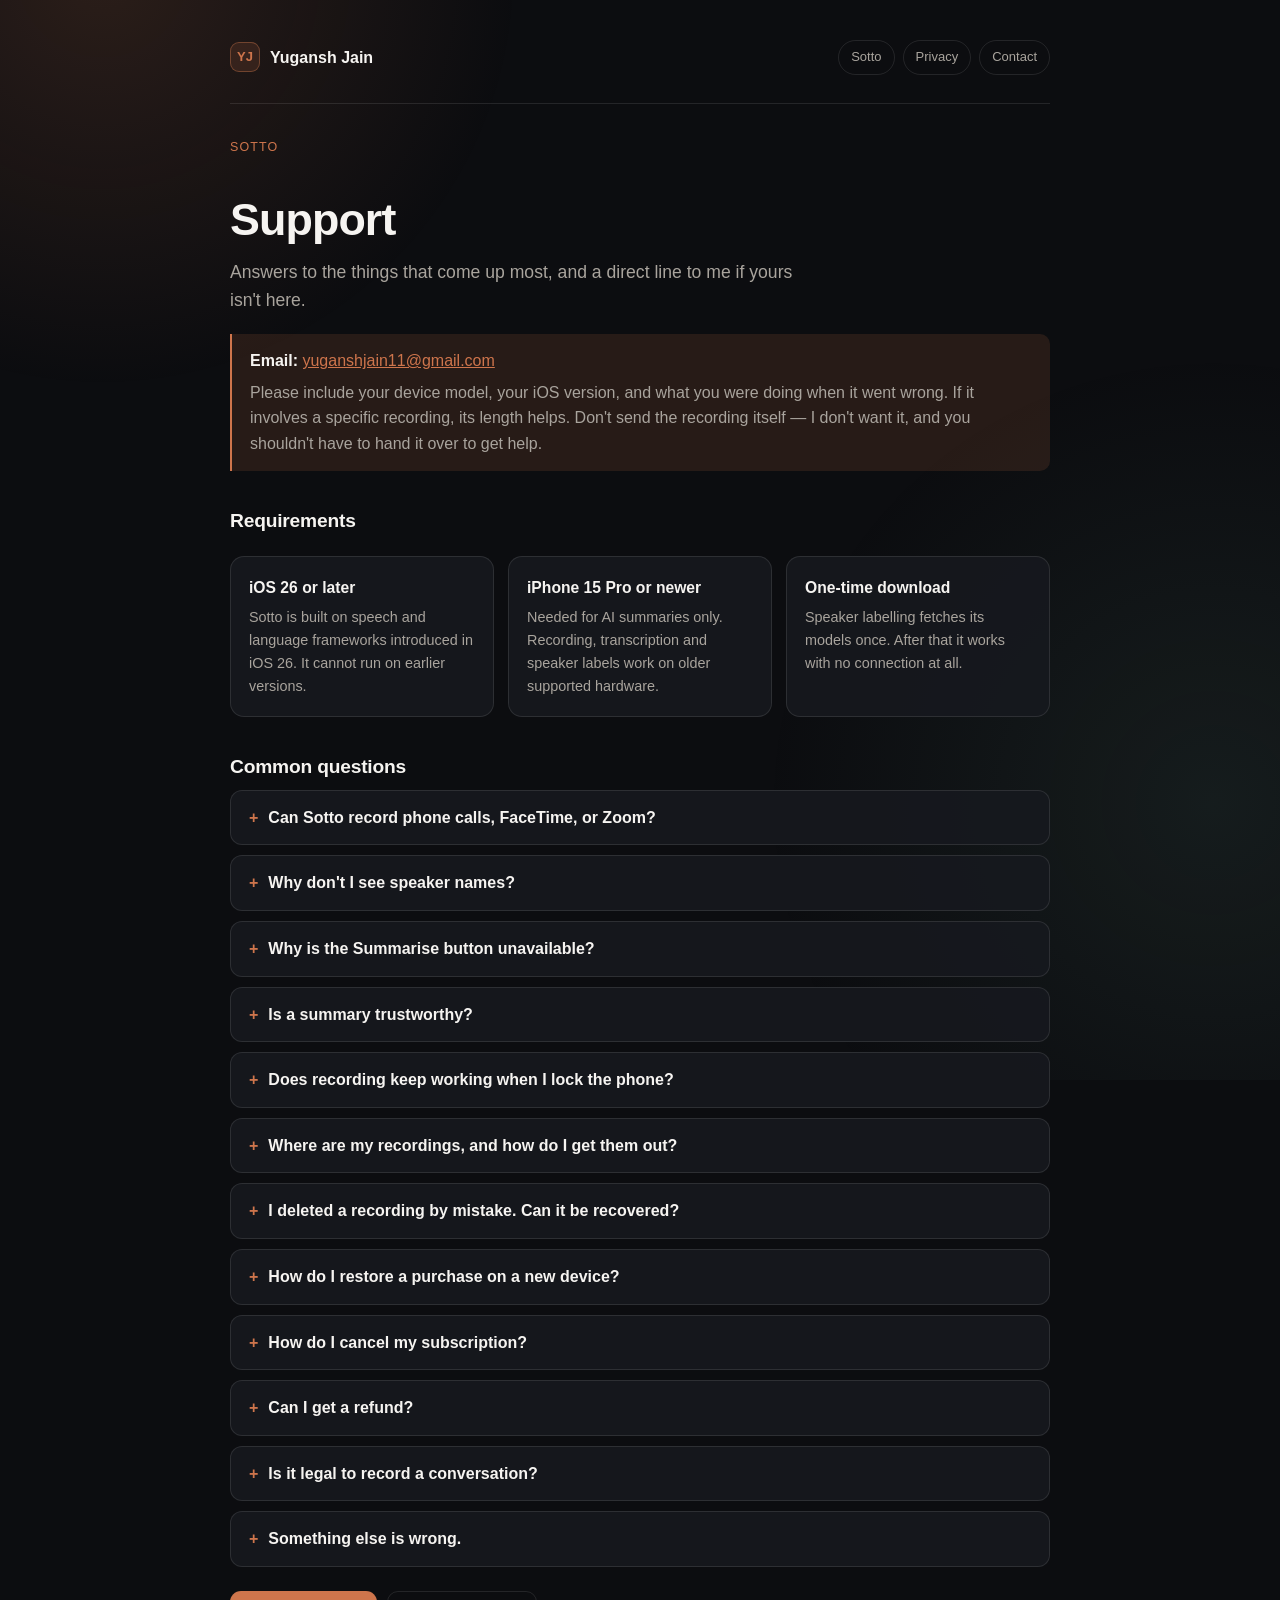
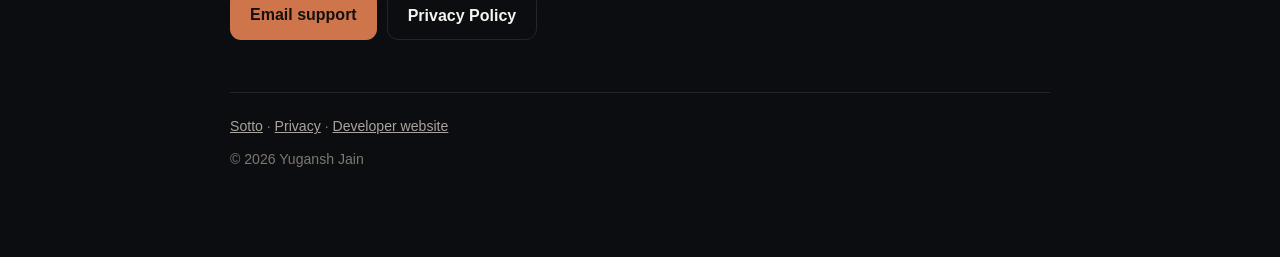
<file: sotto/support/index.html>
<!doctype html>
<html lang="en">
<head>
  <meta charset="utf-8">
  <meta name="viewport" content="width=device-width, initial-scale=1">
  <title>Sotto Support</title>
  <meta name="description" content="Help with Sotto — requirements, speaker labels, summaries, subscriptions and troubleshooting.">
  <link rel="stylesheet" href="../sotto.css">
  <style>
    details {
      border: 1px solid var(--line);
      border-radius: 12px;
      padding: 14px 18px;
      margin-bottom: 10px;
      background: var(--panel);
    }
    details[open] { border-color: rgba(206, 117, 76, 0.4); }
    summary {
      cursor: pointer;
      font-weight: 600;
      list-style: none;
    }
    summary::-webkit-details-marker { display: none; }
    summary::before {
      content: "+";
      color: var(--accent);
      font-weight: 700;
      margin-right: 10px;
    }
    details[open] summary::before { content: "−"; }
    details p:first-of-type { margin-top: 12px; }
    details p:last-child { margin-bottom: 0; }
  </style>
</head>
<body>
  <div class="shell">
    <nav class="nav" aria-label="Primary">
      <a class="brand" href="/">
        <span class="brand-mark">YJ</span>
        <span>Yugansh Jain</span>
      </a>
      <div class="links">
        <a class="pill" href="/sotto/">Sotto</a>
        <a class="pill" href="/sotto/privacy/">Privacy</a>
        <a class="pill" href="mailto:yuganshjain11@gmail.com">Contact</a>
      </div>
    </nav>

    <p class="eyebrow" style="margin-top:34px">Sotto</p>
    <h1>Support</h1>
    <p class="lede">Answers to the things that come up most, and a direct line to
    me if yours isn't here.</p>

    <div class="callout">
      <p style="margin-bottom:6px"><strong>Email:</strong>
      <a href="mailto:yuganshjain11@gmail.com">yuganshjain11@gmail.com</a></p>
      <p style="margin-bottom:0" class="muted">Please include your device model,
      your iOS version, and what you were doing when it went wrong. If it involves
      a specific recording, its length helps. Don't send the recording itself —
      I don't want it, and you shouldn't have to hand it over to get help.</p>
    </div>

    <h2>Requirements</h2>
    <div class="grid">
      <div class="feature">
        <h3>iOS 26 or later</h3>
        <p>Sotto is built on speech and language frameworks introduced in iOS 26.
        It cannot run on earlier versions.</p>
      </div>
      <div class="feature">
        <h3>iPhone 15 Pro or newer</h3>
        <p>Needed for AI summaries only. Recording, transcription and speaker
        labels work on older supported hardware.</p>
      </div>
      <div class="feature">
        <h3>One-time download</h3>
        <p>Speaker labelling fetches its models once. After that it works with no
        connection at all.</p>
      </div>
    </div>

    <h2>Common questions</h2>

    <details>
      <summary>Can Sotto record phone calls, FaceTime, or Zoom?</summary>
      <p>No. iOS does not give any third-party app access to call audio or to
      other apps' audio, and there is no workaround — this is a platform
      restriction, not a missing feature.</p>
      <p>Sotto records what the microphone hears, so it is built for conversations
      happening in the room: meetings, lectures, interviews, consultations.</p>
    </details>

    <details>
      <summary>Why don't I see speaker names?</summary>
      <p>Speaker labelling needs its models, which download once on first use. If
      the download hasn't happened yet, open a recording, go to the Speakers pane,
      and it will offer the download. You'll need a connection for that one step.</p>
      <p>If the models aren't available, Sotto shows you where the speaker changes
      but does not attach names. That is deliberate: it would rather show nothing
      than confidently attribute a sentence to the wrong person.</p>
    </details>

    <details>
      <summary>Why is the Summarise button unavailable?</summary>
      <p>Two possibilities. Either your device doesn't support Apple Intelligence
      — summaries need an iPhone 15 Pro or newer — or you've used your ten free
      summaries for this month. The counter resets on the first of each month, and
      Sotto Pro removes the limit.</p>
      <p>Recording, transcription, speaker labels and every export format are
      unlimited and free regardless.</p>
    </details>

    <details>
      <summary>Is a summary trustworthy?</summary>
      <p>Treat it as a good first draft, not a record. The model runs on your
      phone and is small; it can misread a conversation, especially a noisy or
      technical one.</p>
      <p>Every action item links back to the moment in the audio it came from, so
      you can check anything that matters in a couple of seconds. For anything
      consequential, check it.</p>
    </details>

    <details>
      <summary>Does recording keep working when I lock the phone?</summary>
      <p>Yes. Sotto keeps recording with the screen off or when you switch to
      another app.</p>
      <p>If a recording ever stops unexpectedly, please email me with your device
      and iOS version — that is exactly the kind of report worth having.</p>
    </details>

    <details>
      <summary>Where are my recordings, and how do I get them out?</summary>
      <p>They're stored inside the app on your device. Open a recording and use
      Export to get it out as plain text, Markdown, SRT, WebVTT, JSON, or the
      original audio file. All formats are free.</p>
      <p>Recordings are excluded from device backups by default, so a new phone
      restored from backup will not have them. You can change that in Settings
      under <em>Include recordings in device backups</em> — read
      <a href="/sotto/privacy/">the privacy policy</a> first, since it means an
      off-device copy exists.</p>
    </details>

    <details>
      <summary>I deleted a recording by mistake. Can it be recovered?</summary>
      <p>No. There is no server holding a copy and no trash folder, so deletion is
      permanent. That is the direct trade-off for nothing being uploaded anywhere.</p>
      <p>If a recording matters, export it as soon as it finishes.</p>
    </details>

    <details>
      <summary>How do I restore a purchase on a new device?</summary>
      <p>Open the upgrade screen and tap <strong>Restore</strong> in the top
      right, signed in with the same Apple Account that bought it. Sotto Pro
      carries across your devices at no extra cost.</p>
    </details>

    <details>
      <summary>How do I cancel my subscription?</summary>
      <p>Subscriptions are managed by Apple, not by Sotto. Open the iOS
      <strong>Settings</strong> app, tap your name at the top, then
      <strong>Subscriptions</strong>, and cancel from there.</p>
      <p>Cancelling stops future renewals; you keep Pro until the period you've
      already paid for ends.</p>
    </details>

    <details>
      <summary>Can I get a refund?</summary>
      <p>Refunds are handled entirely by Apple — I can't issue one, because the
      payment never passes through me. Request one at
      <a href="https://reportaproblem.apple.com">reportaproblem.apple.com</a>.</p>
      <p>That said, if something about the app caused the problem, please tell me
      as well. I'd rather fix it.</p>
    </details>

    <details>
      <summary>Is it legal to record a conversation?</summary>
      <p>It depends where you are. Some places require only one participant to
      consent; others require everyone. Some contexts — medical, legal,
      educational — have rules of their own on top.</p>
      <p>Sotto includes a consent reminder and an optional tone that sounds when
      recording starts, but complying with the law that applies to you is your
      responsibility. Sotto is a recorder, not a legal adviser.</p>
    </details>

    <details>
      <summary>Something else is wrong.</summary>
      <p>Email <a href="mailto:yuganshjain11@gmail.com">yuganshjain11@gmail.com</a>
      with your device model, iOS version, and what happened. Bug reports from
      real use are genuinely useful and I read all of them.</p>
    </details>

    <div class="actions">
      <a class="button" href="mailto:yuganshjain11@gmail.com">Email support</a>
      <a class="button ghost" href="/sotto/privacy/">Privacy Policy</a>
    </div>

    <footer>
      <a href="/sotto/">Sotto</a> · <a href="/sotto/privacy/">Privacy</a> ·
      <a href="/">Developer website</a>
      <p style="margin-top:10px">© 2026 Yugansh Jain</p>
    </footer>
  </div>
</body>
</html>
</file>
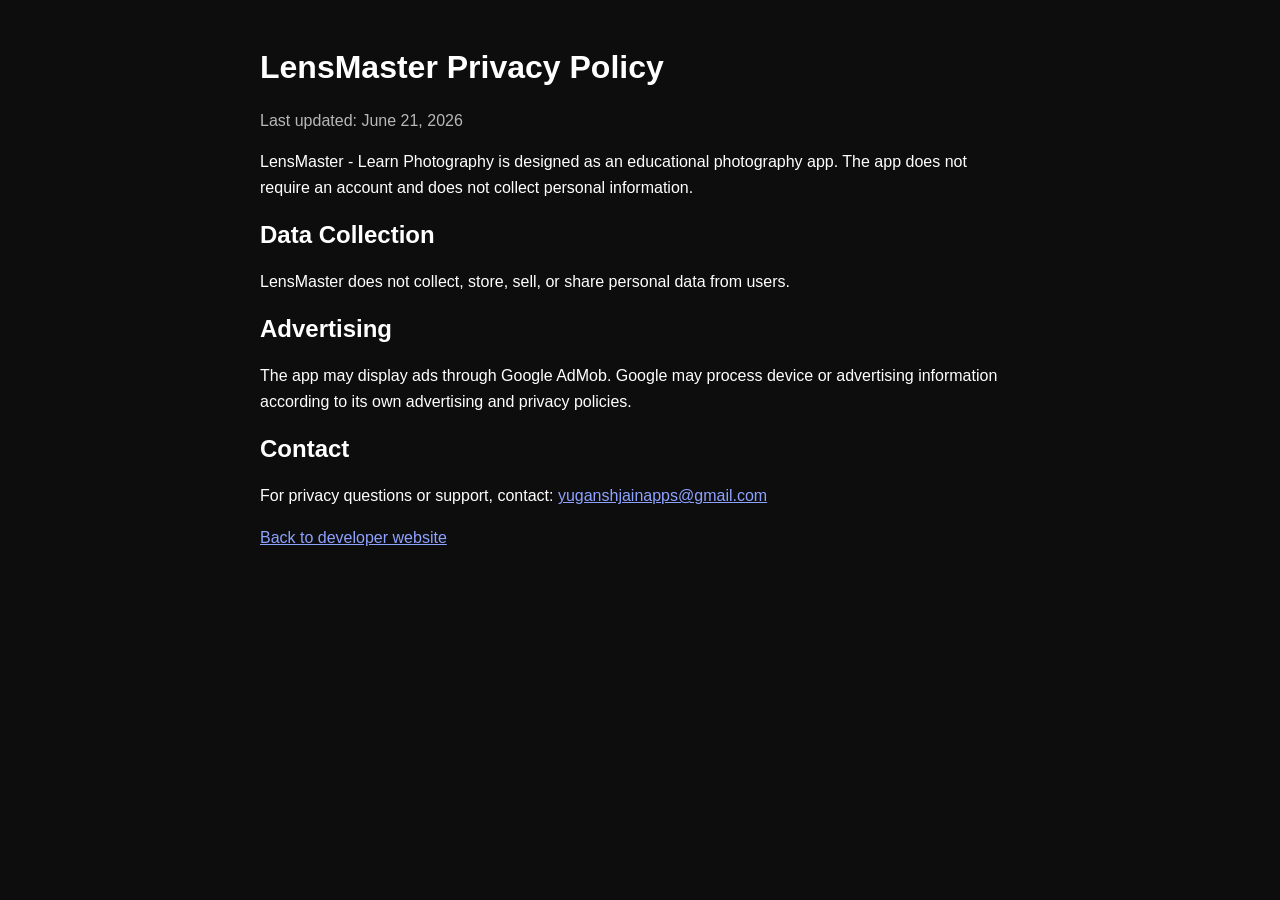
<file: privacy.html>
<!doctype html>
<html lang="en">
<head>
  <meta charset="utf-8">
  <meta name="viewport" content="width=device-width, initial-scale=1">
  <title>LensMaster Privacy Policy</title>
  <style>
    body {
      margin: 0;
      font-family: -apple-system, BlinkMacSystemFont, "Segoe UI", sans-serif;
      background: #0d0d0d;
      color: #ffffff;
      line-height: 1.6;
    }
    main {
      width: min(760px, calc(100% - 40px));
      margin: 48px auto;
    }
    a {
      color: #8ea2ff;
    }
    h1, h2 {
      line-height: 1.2;
    }
    .muted {
      color: #b8b8b8;
    }
  </style>
</head>
<body>
  <main>
    <h1>LensMaster Privacy Policy</h1>
    <p class="muted">Last updated: June 21, 2026</p>

    <p>LensMaster - Learn Photography is designed as an educational photography app. The app does not require an account and does not collect personal information.</p>

    <h2>Data Collection</h2>
    <p>LensMaster does not collect, store, sell, or share personal data from users.</p>

    <h2>Advertising</h2>
    <p>The app may display ads through Google AdMob. Google may process device or advertising information according to its own advertising and privacy policies.</p>

    <h2>Contact</h2>
    <p>For privacy questions or support, contact: <a href="mailto:yuganshjainapps@gmail.com">yuganshjainapps@gmail.com</a></p>

    <p><a href="/">Back to developer website</a></p>
  </main>
</body>
</html>
</file>
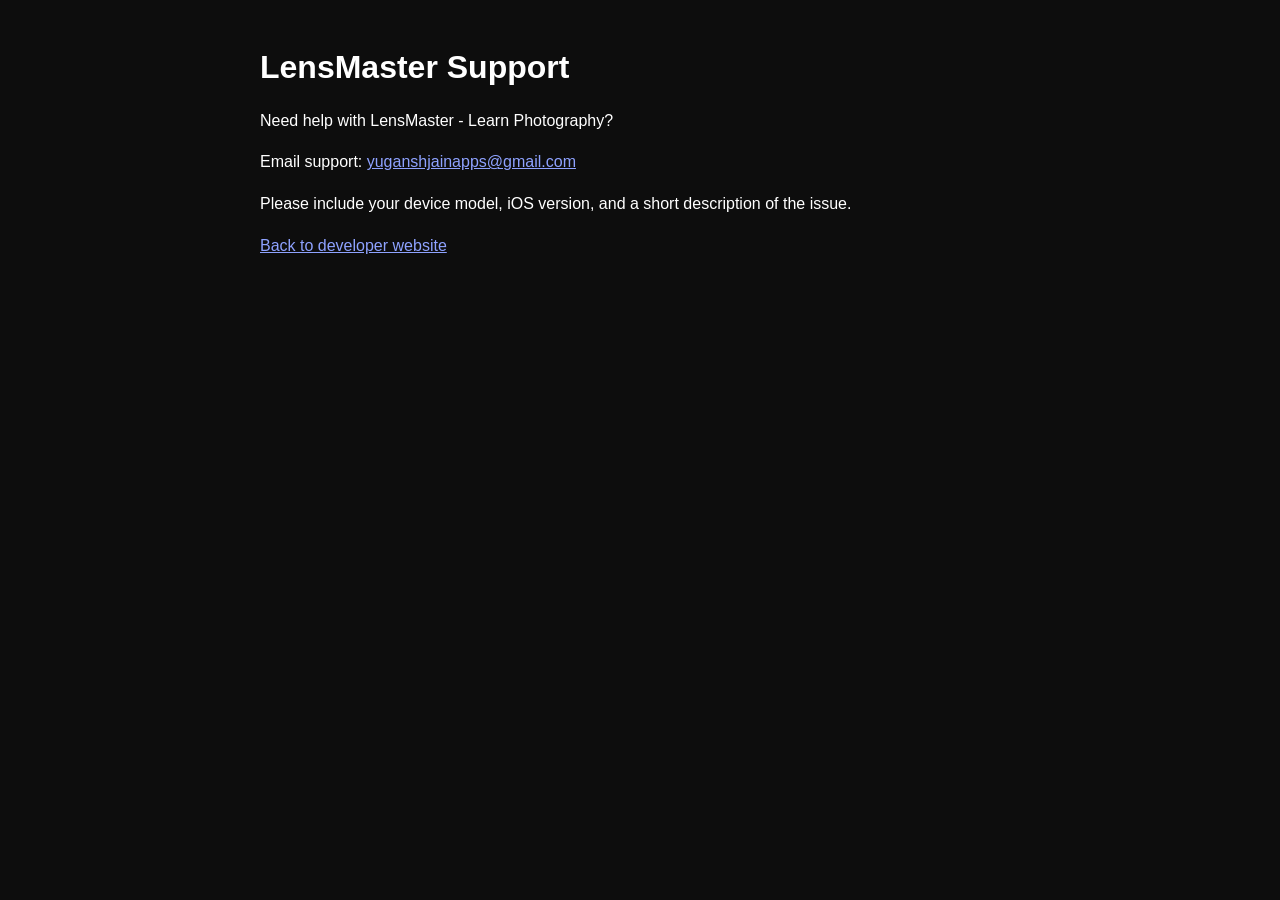
<file: support.html>
<!doctype html>
<html lang="en">
<head>
  <meta charset="utf-8">
  <meta name="viewport" content="width=device-width, initial-scale=1">
  <title>LensMaster Support</title>
  <style>
    body {
      margin: 0;
      font-family: -apple-system, BlinkMacSystemFont, "Segoe UI", sans-serif;
      background: #0d0d0d;
      color: #ffffff;
      line-height: 1.6;
    }
    main {
      width: min(760px, calc(100% - 40px));
      margin: 48px auto;
    }
    a {
      color: #8ea2ff;
    }
    h1 {
      line-height: 1.2;
    }
  </style>
</head>
<body>
  <main>
    <h1>LensMaster Support</h1>
    <p>Need help with LensMaster - Learn Photography?</p>
    <p>Email support: <a href="mailto:yuganshjainapps@gmail.com">yuganshjainapps@gmail.com</a></p>
    <p>Please include your device model, iOS version, and a short description of the issue.</p>
    <p><a href="/">Back to developer website</a></p>
  </main>
</body>
</html>
</file>
<file: sotto/sotto.css>
/* Sotto pages. Palette lifted from the app's own design tokens so the site and
   the product look like the same object: burnt sienna accent, near-black canvas. */

:root {
  color-scheme: dark;
  --bg: #0c0d10;
  --panel: rgba(23, 25, 30, 0.9);
  --line: rgba(255, 255, 255, 0.1);
  --text: #f6f4f1;
  --muted: #a9a49d;
  --dim: #7c7770;
  --accent: #ce754c;
  --accent-soft: rgba(206, 117, 76, 0.14);
  --ember: #e05a42;
  --intelligence: #6fa894;
}

* { box-sizing: border-box; }

body {
  margin: 0;
  min-height: 100vh;
  font-family: -apple-system, BlinkMacSystemFont, "Segoe UI", Roboto, sans-serif;
  background: var(--bg);
  color: var(--text);
  line-height: 1.6;
  -webkit-font-smoothing: antialiased;
}

body::before {
  content: "";
  position: fixed;
  inset: -20%;
  z-index: -1;
  background:
    radial-gradient(circle at 20% 12%, rgba(206, 117, 76, 0.16), transparent 26rem),
    radial-gradient(circle at 82% 78%, rgba(111, 168, 148, 0.1), transparent 28rem);
}

.shell {
  width: min(820px, calc(100% - 40px));
  margin: 0 auto;
  padding: 40px 0 72px;
}

/* Nav */

.nav {
  display: flex;
  flex-wrap: wrap;
  gap: 12px;
  align-items: center;
  justify-content: space-between;
  padding-bottom: 28px;
  border-bottom: 1px solid var(--line);
}

.brand {
  display: inline-flex;
  align-items: center;
  gap: 10px;
  color: var(--text);
  text-decoration: none;
  font-weight: 600;
}

.brand-mark {
  display: grid;
  place-items: center;
  width: 30px;
  height: 30px;
  border-radius: 9px;
  background: var(--accent-soft);
  border: 1px solid rgba(206, 117, 76, 0.4);
  color: var(--accent);
  font-size: 13px;
  font-weight: 700;
}

.links { display: flex; flex-wrap: wrap; gap: 8px; }

.pill {
  padding: 6px 12px;
  border-radius: 999px;
  border: 1px solid var(--line);
  color: var(--muted);
  text-decoration: none;
  font-size: 13px;
}

.pill:hover { color: var(--text); border-color: var(--accent); }

/* Type */

h1 {
  font-size: clamp(1.9rem, 5vw, 2.8rem);
  line-height: 1.15;
  letter-spacing: -0.02em;
  margin: 36px 0 12px;
}

h2 {
  font-size: 1.2rem;
  line-height: 1.3;
  margin: 38px 0 10px;
  letter-spacing: -0.01em;
}

h3 { font-size: 1rem; margin: 24px 0 6px; }

p { margin: 0 0 14px; }

a { color: var(--accent); }

.lede { font-size: 1.1rem; color: var(--muted); max-width: 60ch; }
.muted { color: var(--muted); }
.stamp { color: var(--dim); font-size: 0.9rem; }

.eyebrow {
  display: inline-flex;
  align-items: center;
  gap: 8px;
  font-size: 0.78rem;
  text-transform: uppercase;
  letter-spacing: 0.09em;
  color: var(--accent);
  margin: 0;
}

ul { padding-left: 20px; margin: 0 0 14px; }
li { margin-bottom: 7px; }

/* Blocks */

.card {
  background: var(--panel);
  border: 1px solid var(--line);
  border-radius: 14px;
  padding: 20px 22px;
  margin: 20px 0;
}

.card h2, .card h3 { margin-top: 0; }

.callout {
  border-left: 2px solid var(--accent);
  background: var(--accent-soft);
  border-radius: 0 10px 10px 0;
  padding: 14px 18px;
  margin: 20px 0;
}

.callout p:last-child { margin-bottom: 0; }

.grid {
  display: grid;
  grid-template-columns: repeat(auto-fit, minmax(220px, 1fr));
  gap: 14px;
  margin: 22px 0;
}

.feature {
  background: var(--panel);
  border: 1px solid var(--line);
  border-radius: 14px;
  padding: 18px;
}

.feature h3 { margin: 0 0 6px; font-size: 0.98rem; }
.feature p { margin: 0; font-size: 0.9rem; color: var(--muted); }

table {
  width: 100%;
  border-collapse: collapse;
  margin: 18px 0;
  font-size: 0.92rem;
}

th, td {
  text-align: left;
  padding: 9px 10px;
  border-bottom: 1px solid var(--line);
}

th { color: var(--muted); font-weight: 600; }

.scroll-x { overflow-x: auto; }

.button {
  display: inline-block;
  padding: 11px 20px;
  border-radius: 11px;
  background: var(--accent);
  color: #14100d;
  font-weight: 600;
  text-decoration: none;
}

.button.ghost {
  background: transparent;
  border: 1px solid var(--line);
  color: var(--text);
}

.actions { display: flex; flex-wrap: wrap; gap: 10px; margin: 24px 0; }

footer {
  margin-top: 52px;
  padding-top: 22px;
  border-top: 1px solid var(--line);
  color: var(--dim);
  font-size: 0.88rem;
}

footer a { color: var(--muted); }
</file>
